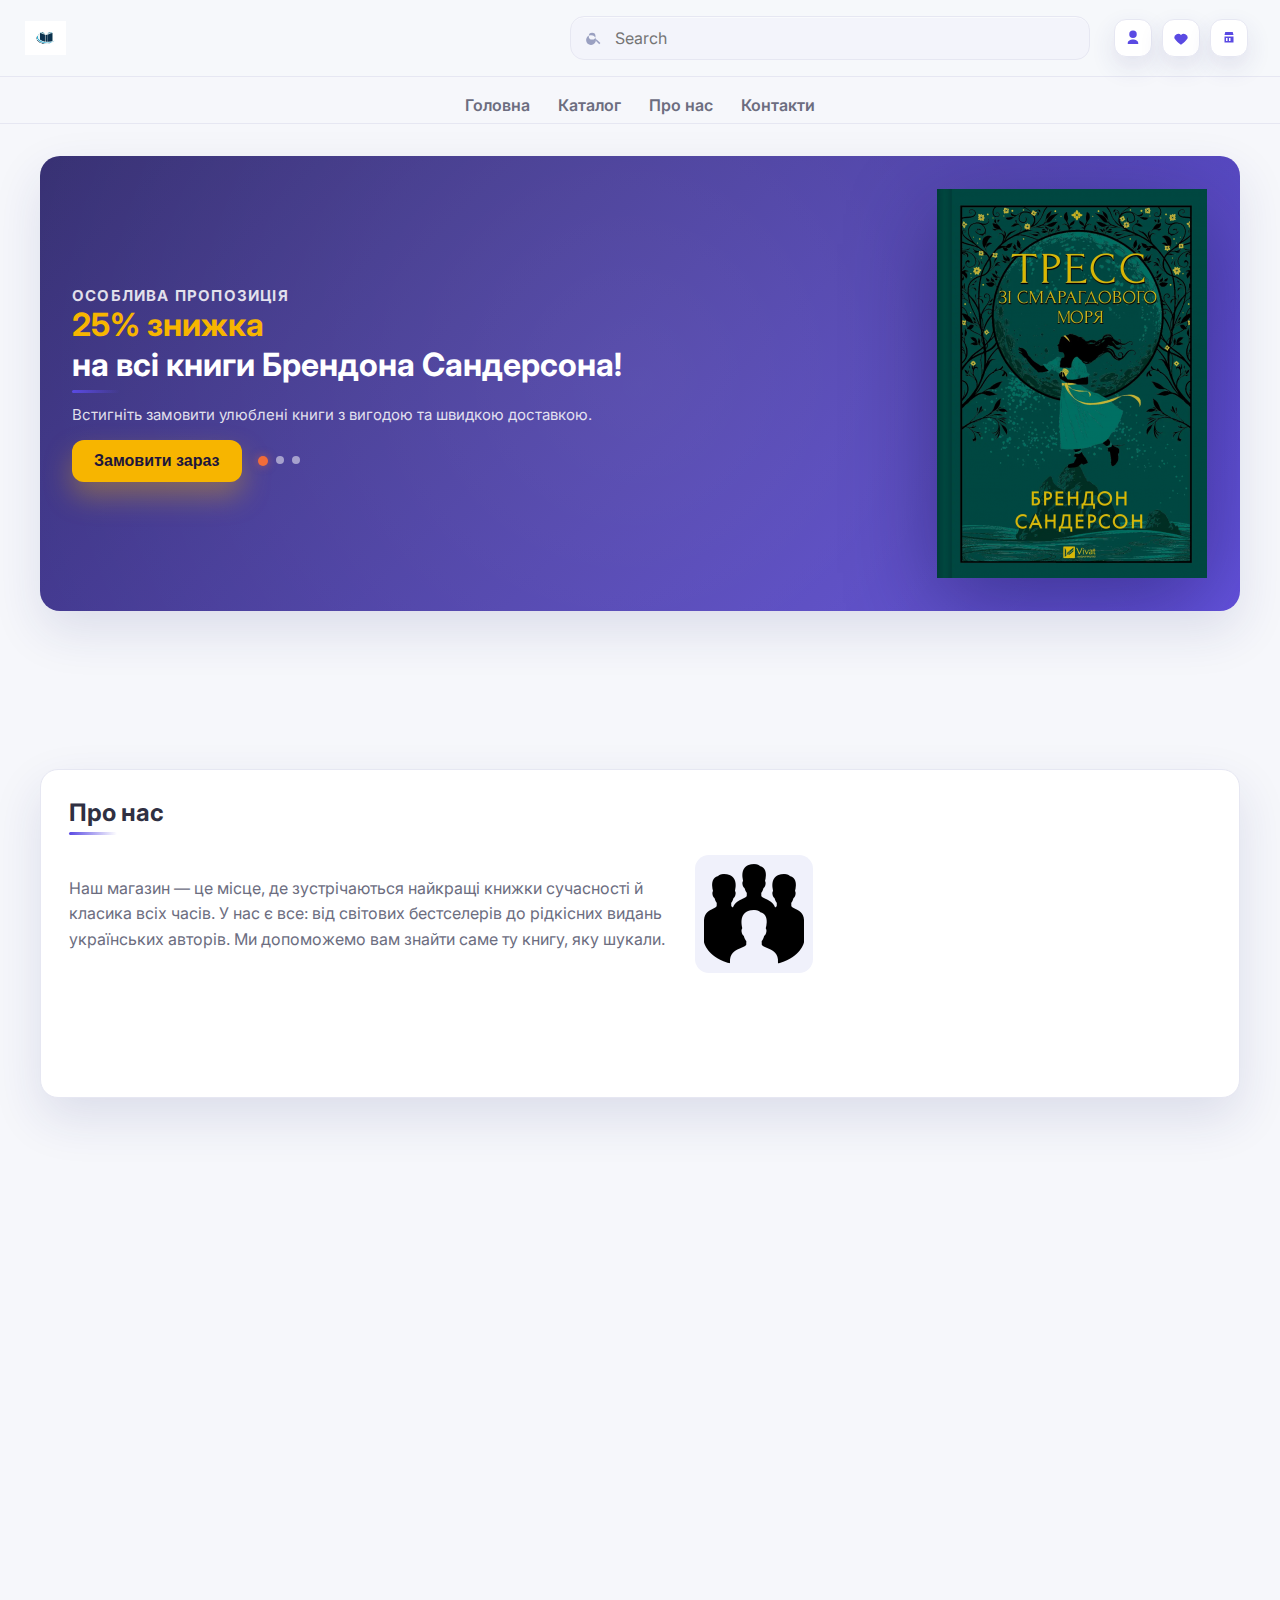
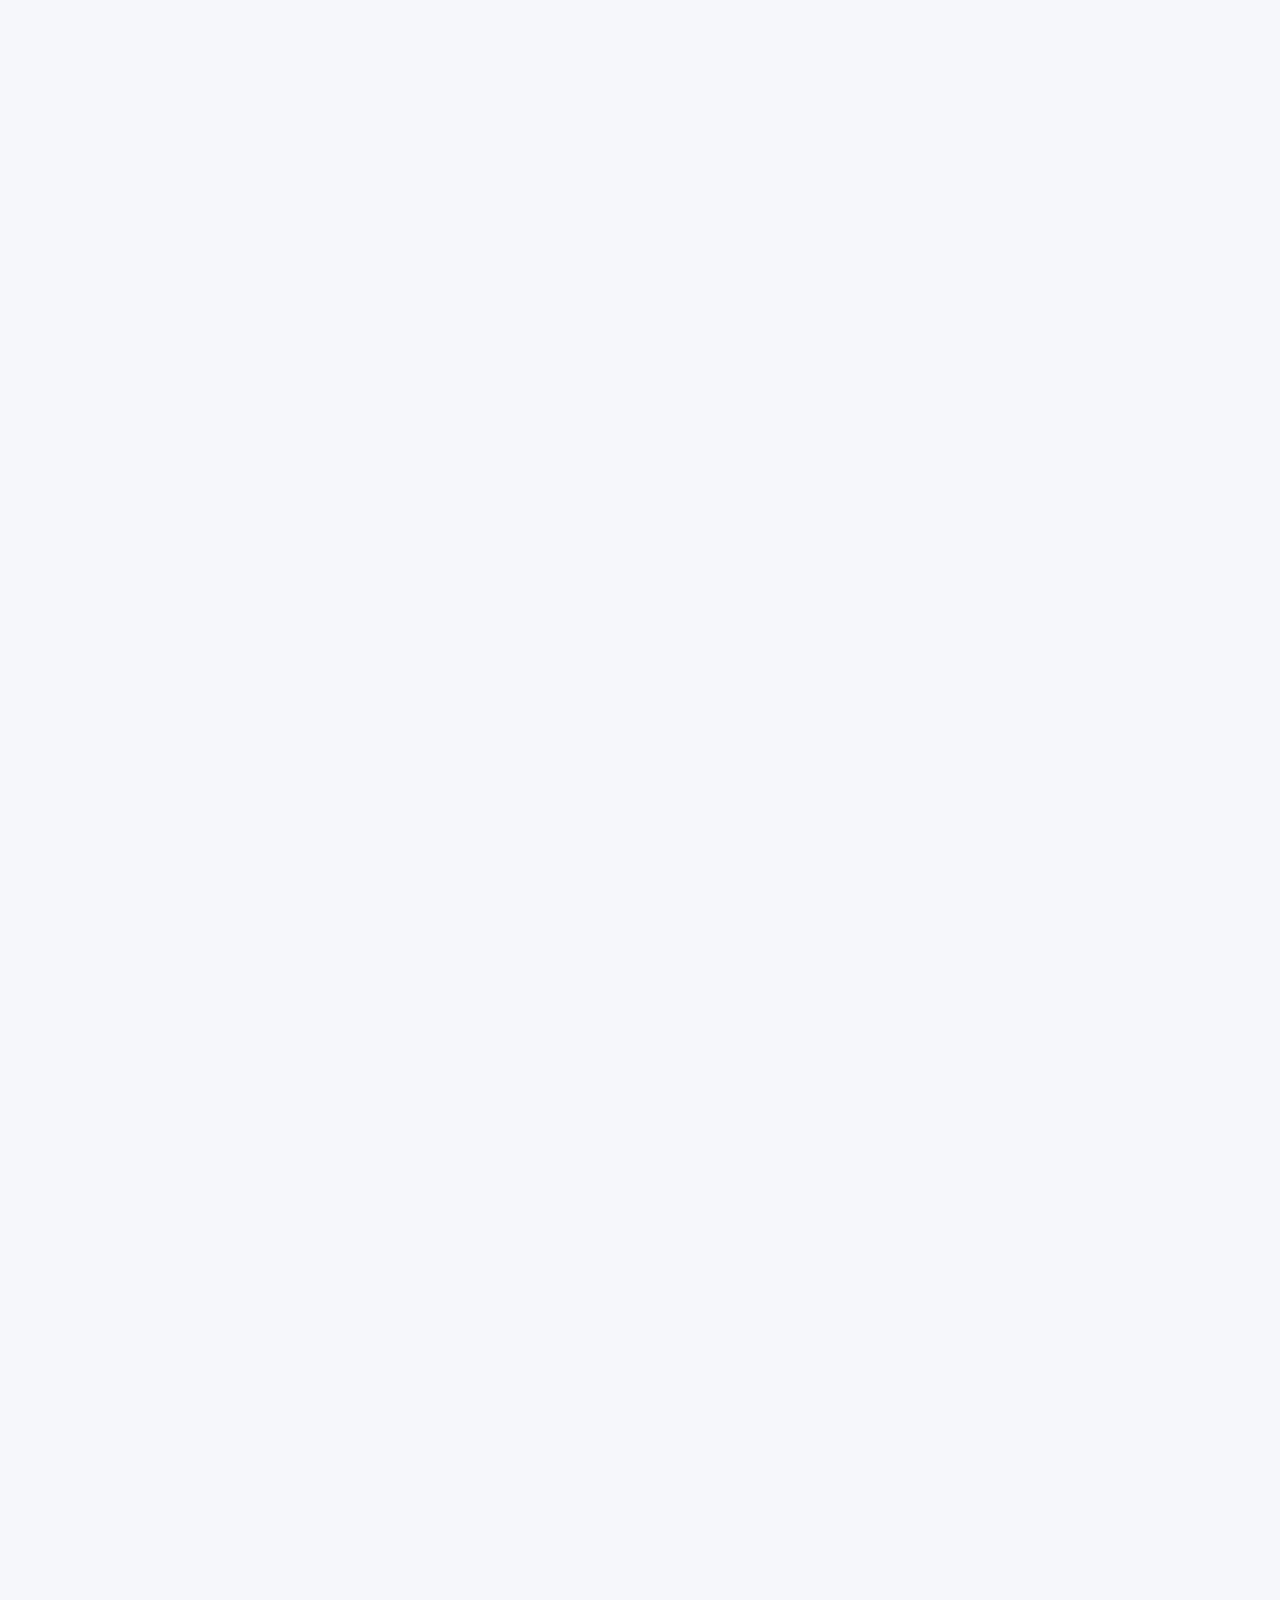
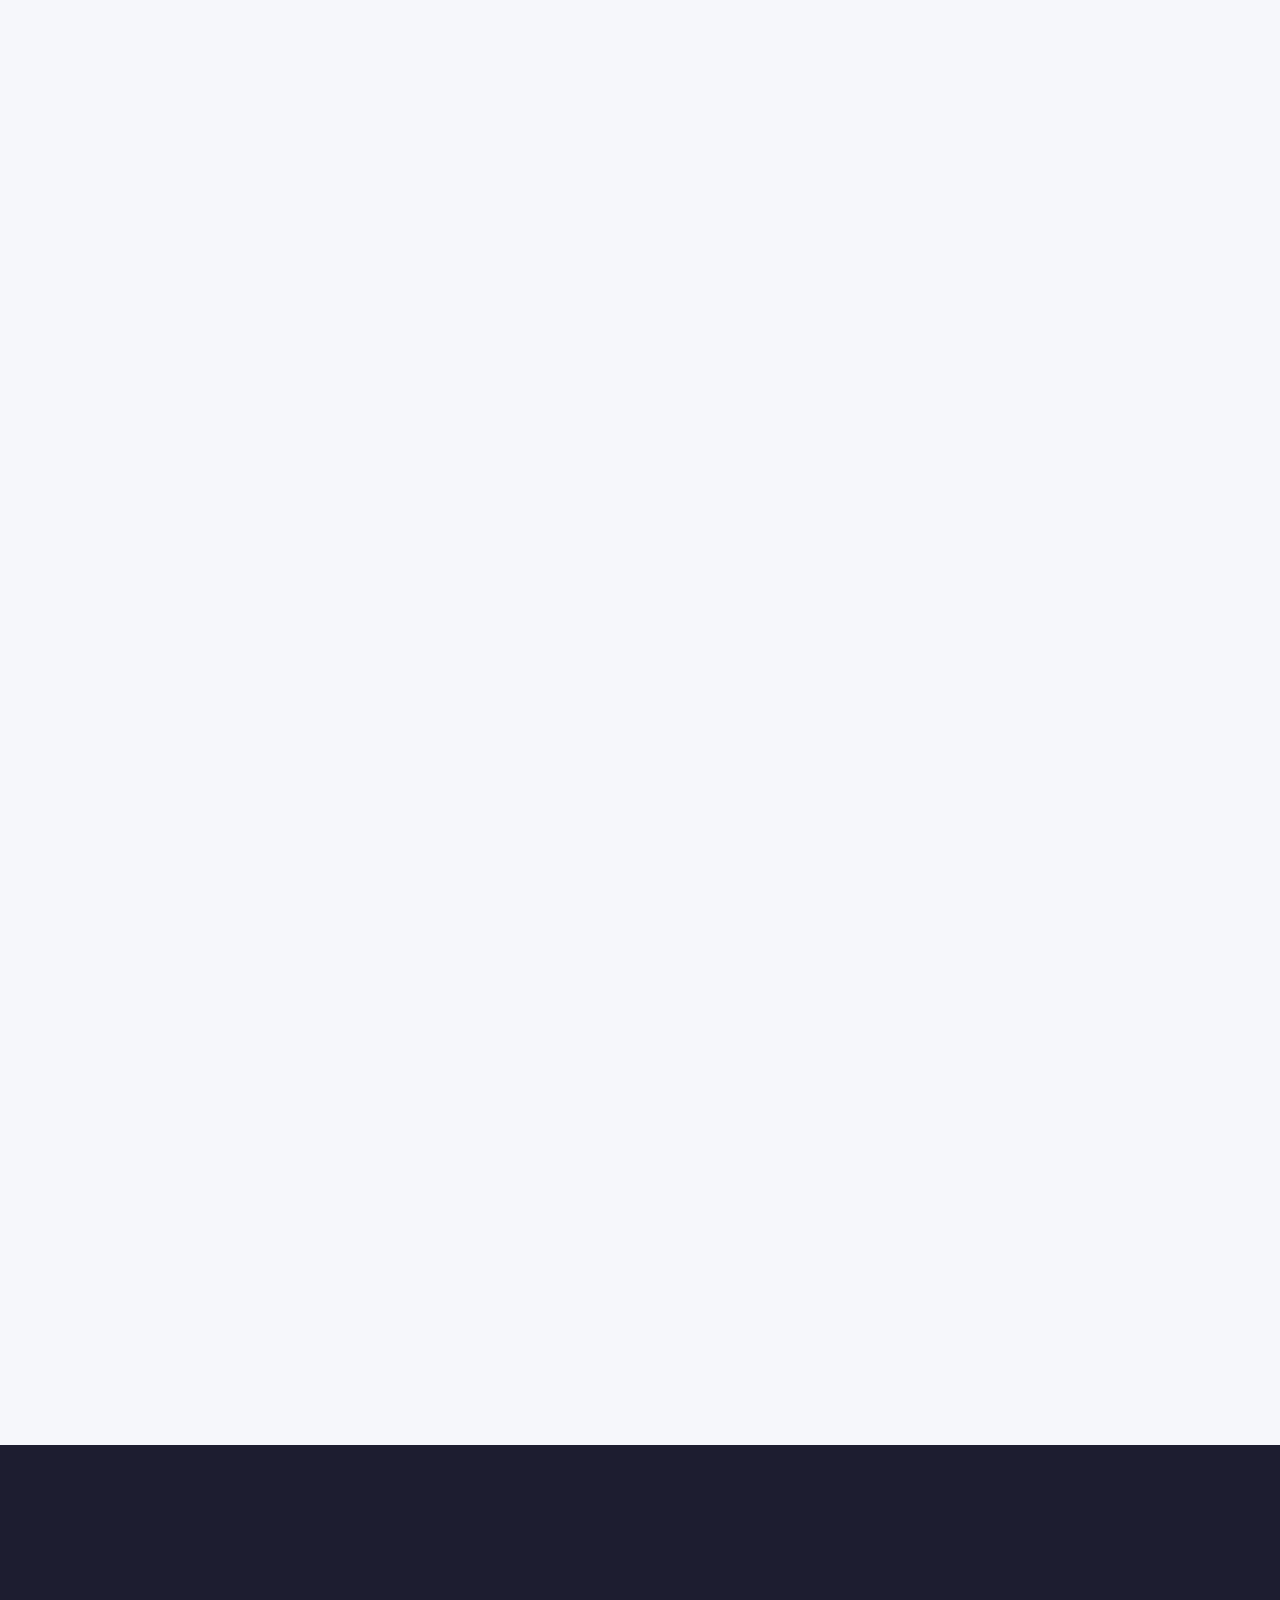
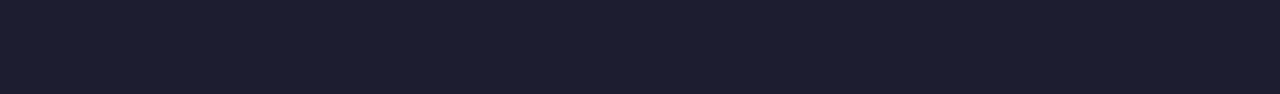
<file: index.html>
<!DOCTYPE html>
<html lang="uk">
<head>
  <meta charset="UTF-8">
  <meta name="viewport" content="width=device-width, initial-scale=1.0">
  <title>Bookerino — Головна</title>
  <link rel="stylesheet" href="css/style.css">
  <script src="js/index.js" defer></script>
  <script src="js/cart.js" defer></script>
  <script src="js/homepage-cart.js" defer></script>
</head>
<body>
  <!-- ШАПКА -->
  <header class="topbar">
    <div class="logo">
      <img src="assets/images/logo.png" alt="Bookerino logo">
    </div>
    <div class="search-container">
      <button class="burger-menu-toggle" aria-label="Відкрити меню" aria-expanded="false">
        <span></span>
        <span></span>
        <span></span>
      </button>
      <div class="search-bar">
        <svg viewBox="0 0 24 24" aria-hidden="true">
          <path d="M15.5 14h-.79l-.28-.27A6.5 6.5 0 1 0 14.5 15l.27.28v.79l4.25 4.25 1.49-1.49L15.5 14Zm-6 0A4.5 4.5 0 1 1 14 9.5 4.5 4.5 0 0 1 9.5 14Z" />
        </svg>
        <input type="text" placeholder="Search" aria-label="Пошук">
      </div>
    </div>
    <div class="top-actions">
      <button class="icon-btn" aria-label="Профіль">
        <svg viewBox="0 0 24 24">
          <path d="M12 12a5 5 0 1 0-5-5 5 5 0 0 0 5 5Zm0 2c-3.33 0-7 1.67-7 5v1h14v-1c0-3.33-3.67-5-7-5Z"/>
        </svg>
      </button>
      <button class="icon-btn" aria-label="Обране">
        <svg viewBox="0 0 24 24">
          <path d="M12 21s-6.5-4.35-9-9a5.25 5.25 0 0 1 9-4 5.25 5.25 0 0 1 9 4c-2.5 4.65-9 9-9 9Z"/>
        </svg>
      </button>
      <button class="icon-btn cart-btn" aria-label="Кошик" id="cart-btn">
        <svg viewBox="0 0 24 24">
          <path d="M7 4h10l1 4H6l1-4Zm-1 6h12v8H6v-8Zm2 2v4h2v-4H8Zm4 0v4h2v-4h-2Z"/>
        </svg>
        <span class="cart-count" id="cart-count">0</span>
      </button>
    </div>
  </header>

  <nav class="main-nav">
    <ul class="nav-menu">
      <li><a href="index.html">Головна</a></li>
      <li><a href="catalogue.html">Каталог</a></li>
      <li><a href="about.html">Про нас</a></li>
      <li><a href="#contacts">Контакти</a></li>
    </ul>
  </nav>

  <main>
    <!-- HERO БЛОК -->
    <section id="hero" class="banner">
      <div class="hero-text">
        <p class="eyebrow">Особлива пропозиція</p>
        <h2>
          <span class="accent">25% знижка</span>
          <br>
          <span style="color: #fff">на всі книги Брендона Сандерсона!</span> 
        </h2>
        <p>Встигніть замовити улюблені книги з вигодою та швидкою доставкою.</p>
        <div class="hero-actions">
          <button class="primary-btn">Замовити зараз</button>
          <div class="slider-dots">
            <span class="dot active"></span>
            <span class="dot"></span>
            <span class="dot"></span>
          </div>
        </div>
      </div>
      <div class="hero-image">
        <img src="assets/images/book_cart4.png" alt="Обкладинка книги">
      </div>
    </section>

    <!-- КАТЕГОРІЇ -->
    <section id="categories">
      <div class="category">
        <img src="assets/images/fiction.png" alt="Художня література">
        <p>Художня література</p>
      </div>
      <div class="category">
        <img src="assets/images/nonfiction.png" alt="Нон-фікшн">
        <p>Нон-фікшн</p>
      </div>
      <div class="category">
        <img src="assets/images/custom_set.png" alt="Створи власний набір">
        <p>Створи свій набір</p>
      </div>
    </section>

    <!-- ПРО НАС -->
    <section id="about-preview">
      <h2>Про нас</h2>
      <div class="about-container">
        <div class="about-text">
          <p>Наш магазин — це місце, де зустрічаються найкращі книжки сучасності й класика всіх часів. 
          У нас є все: від світових бестселерів до рідкісних видань українських авторів. 
          Ми допоможемо вам знайти саме ту книгу, яку шукали.</p>
        </div>
        <div class="about-image">
          <img src="assets/images/team.png" alt="Наша команда">
        </div>
      </div>
      <div class="features">
        <div class="feature">
          <img src="assets/images/constructor.png" alt="Конструктор набору книг">
          <p>Конструктор унікального книжкового набору</p>
        </div>
        <div class="feature">
          <img src="assets/images/delivery.png" alt="Доставка">
          <p>Безкоштовна доставка по місту до 2-х годин</p>
        </div>
        <div class="feature">
          <img src="assets/images/rare.png" alt="Рідкісні видання">
          <p>Рідкісні та колекційні книги</p>
        </div>
        <div class="feature">
          <img src="assets/images/gift.png" alt="Подарункові набори">
          <p>Набори книг для друзів та сім'ї</p>
        </div>
      </div>
    </section>

    <!-- BEST SELLER -->
    <section id="best-seller">
      <div class="section-header">
        <h2>Бестселери</h2>
        <a class="view-all" href="catalogue.html">View All</a>
      </div>
      <div class="book-grid">
        <article class="book-card">
          <div class="book-cover"><img src="assets/images/book_cart1.png" alt="Ненавиджу тебе кохати"></div>
          <h3>Ненавиджу тебе кохати</h3>
          <p class="author">Романтика</p>
          <div class="price">445 ₴</div>
        </article>
        <article class="book-card">
          <div class="book-cover"><img src="assets/images/book_cart2.png" alt="Емілі Вайлд"></div>
          <h3>Емілі Вайлд</h3>
          <p class="author">Літня історія</p>
          <div class="price">450 ₴</div>
        </article>
        <article class="book-card">
          <div class="book-cover"><img src="assets/images/book_cart3.png" alt="Цирцея"></div>
          <h3>Цирцея</h3>
          <p class="author">Поетична збірка</p>
          <div class="price">455 ₴</div>
        </article>
        <article class="book-card">
          <div class="book-cover"><img src="assets/images/book_cart4.png" alt="Тресс зі смарагдового моря"></div>
          <h3>Тресс зі смарагдового моря</h3>
          <p class="author">Фантастика</p>
          <div class="price">455 ₴</div>
        </article>
        <article class="book-card">
          <div class="book-cover"><img src="assets/images/book_cart5.png" alt="Прокляття справжнього кохання"></div>
          <h3>Прокляття справжнього кохання</h3>
          <p class="author">Сучасна проза</p>
          <div class="price">460 ₴</div>
        </article>
        <article class="book-card">
          <div class="book-cover"><img src="assets/images/book_cart6.png" alt="Невеличка драма"></div>
          <h3>Невеличка драма</h3>
          <p class="author">Класика</p>
          <div class="price">465 ₴</div>
        </article>
      </div>
    </section>

    <!-- КАТАЛОГ (ТАБЛИЦЯ) -->
    <section id="catalog">
      <h2>Каталог</h2>
      <table>
        <thead>
          <tr>
            <th>Фото</th>
            <th>Назва</th>
            <th>Опис</th>
            <th>Ціна, грн</th>
          </tr>
        </thead>
        <tbody>
          <tr>
            <td><img src="assets/images/book_cart1.png" alt="Ненавиджу тебе кохати"></td>
            <td>Ненавиджу тебе кохати</td>
            <td>Романтична драма про силу почуттів</td>
            <td>445</td>
          </tr>
          <tr>
            <td><img src="assets/images/book_cart2.png" alt="Емілі Вайлд"></td>
            <td>Емілі Вайлд</td>
            <td>Літня історія з нотками гумору</td>
            <td>450</td>
          </tr>
          <tr>
            <td><img src="assets/images/book_cart3.png" alt="Цирцея"></td>
            <td>Цирцея</td>
            <td>Поетична збірка про сонце й життя</td>
            <td>455</td>
          </tr>
          <tr>
            <td><img src="assets/images/book_cart4.png" alt="Тресс зі смарагдового моря"></td>
            <td>Тресс зі смарагдового моря</td>
            <td>Фантастичний роман про новий світ</td>
            <td>455</td>
          </tr>
          <tr>
            <td><img src="assets/images/book_cart5.png" alt="Прокляття справжнього кохання"></td>
            <td>Прокляття справжнього кохання</td>
            <td>Сучасна проза про сімейні цінності</td>
            <td>460</td>
          </tr>
          <tr>
            <td><img src="assets/images/book_cart6.png" alt="Невеличка драма"></td>
            <td>Невеличка драма</td>
            <td>Збірка класичних любовних романів</td>
            <td>465</td>
          </tr>
        </tbody>
      </table>
    </section>

    <!-- ДОДАТКОВА ІНФОРМАЦІЯ -->
    <section id="shipping" class="info-section">
      <div class="section-header">
        <h2>Доставка та оплата</h2>
      </div>
      <div class="info-grid">
        <div class="info-table">
          <table>
            <thead>
              <tr>
                <th>Спосіб</th>
                <th>Термін</th>
                <th>Вартість</th>
              </tr>
            </thead>
            <tbody>
              <tr>
                <td>Кур'єр по місту</td>
                <td>до 2 годин</td>
                <td>0 ₴ від 800 ₴, інакше 70 ₴</td>
              </tr>
              <tr>
                <td>Нова Пошта</td>
                <td>1–2 дні</td>
                <td>за тарифами перевізника</td>
              </tr>
              <tr>
                <td>Самовивіз</td>
                <td>сьогодні з 10:00</td>
                <td>безкоштовно</td>
              </tr>
            </tbody>
          </table>
        </div>
        <div class="info-list">
          <h3>Що варто знати</h3>
          <ul class="fancy-list">
            <li>Повернення — протягом 14 днів за наявності чека.</li>
            <li>Кожна книга пакується в захисний рукав.</li>
            <li>Є подарункова упаковка та листівка безкоштовно.</li>
            <li>Статус замовлення — у вашому профілі.</li>
          </ul>
          <h3>Способи оплати</h3>
          <ul class="fancy-list">
            <li>Apple Pay / Google Pay</li>
            <li>Банківська картка (Visa/Mastercard)</li>
            <li>Готівкою чи картою при отриманні</li>
          </ul>
          <h3>Категорії книг</h3>
          <ul class="nested-list">
            <li>Художня література
              <ul>
                <li>Романтика</li>
                <li>Детективи</li>
                <li>Фантастика
                  <ul>
                    <li>Наукова фантастика</li>
                    <li>Фентезі</li>
                  </ul>
                </li>
                <li>Трилери</li>
              </ul>
            </li>
            <li>Нон-фікшн
              <ul>
                <li>Біографії</li>
                <li>Історія</li>
                <li>Наука</li>
              </ul>
            </li>
            <li>Дитяча література</li>
          </ul>
        </div>
      </div>
    </section>

    <!-- ВІДГУКИ -->
    <section id="feedback">
      <h2>Відгуки</h2>
      <div class="feedback-list">
        <blockquote>
          <p><strong>Володимир:</strong> "Я не великий книжковий експерт, але подарований роман справив сильне враження на дружину. Дуже приємно, що є магазин на вул. Добровольчих батальйонів з таким асортиментом."</p>
        </blockquote>
        <blockquote>
          <p><strong>Людмила:</strong> "Замовляла книгу пізно ввечері — менеджер одразу зв’язався, і наступного ранку я отримала замовлення точно вчасно. Книга була якісно запакована. Рекомендую!"</p>
        </blockquote>
      </div>

      <!-- ФОРМА -->
      <form class="feedback-form">
        <label>Ваше ім'я:
          <input type="text" name="name" required>
        </label>
        <label>Ваш відгук:
          <textarea name="review" required></textarea>
        </label>
        <button type="submit">Відправити</button>
      </form>
    </section>
  </main>

  <!-- КОШИК (МОДАЛЬНЕ ВІКНО) -->
  <div id="cart-modal" class="cart-modal">
    <div class="cart-modal-content">
      <div class="cart-header">
        <h2>Кошик</h2>
        <button class="close-btn" id="close-cart">&times;</button>
      </div>
      <div id="cart-items" class="cart-items">
        <!-- Cart items will be dynamically inserted here -->
      </div>
      <div class="cart-footer">
        <div class="cart-total">
          <strong>Всього: <span id="cart-total">0</span> ₴</strong>
        </div>
        <button id="checkout-btn" class="primary-btn">Оформити замовлення</button>
      </div>
    </div>
  </div>

  <!-- ФУТЕР -->
  <footer id="contacts">
    <section class="footer-left">
      <div class="logo">
        <img src="assets/images/logo.png" alt="Bookerino logo">
      </div>
      <p>© 2025 Bookerino</p>
    </section>
    <section class="footer-right">
      <h3 class="footer-content-box-header">
        Контакти
      </h3>
      <div class="footer-content-box">
        <p>+38 (095) 000 00 00</p>
        <p>+38 (097) 000 00 00</p>
        <p>Працюємо щодня</p>
      </div>
      <h3 class="footer-content-box-header">
        Інформація
      </h3>
      <div class="footer-content-box">
        <p>Про нас</p>
        <p>Хіти продажу</p>
        <p>Відгуки</p>
        <p>Доставка і оплата</p>
      </div>
      <h3 class="footer-content-box-header">
        Каталог
      </h3>
      <div class="footer-content-box">
        <p>Створи свій набір</p>
        <p>Художня література</p>
        <p>Нон-фікшн</p>
      </div>
    </section>
  </footer>
</body>
</html>
</file>
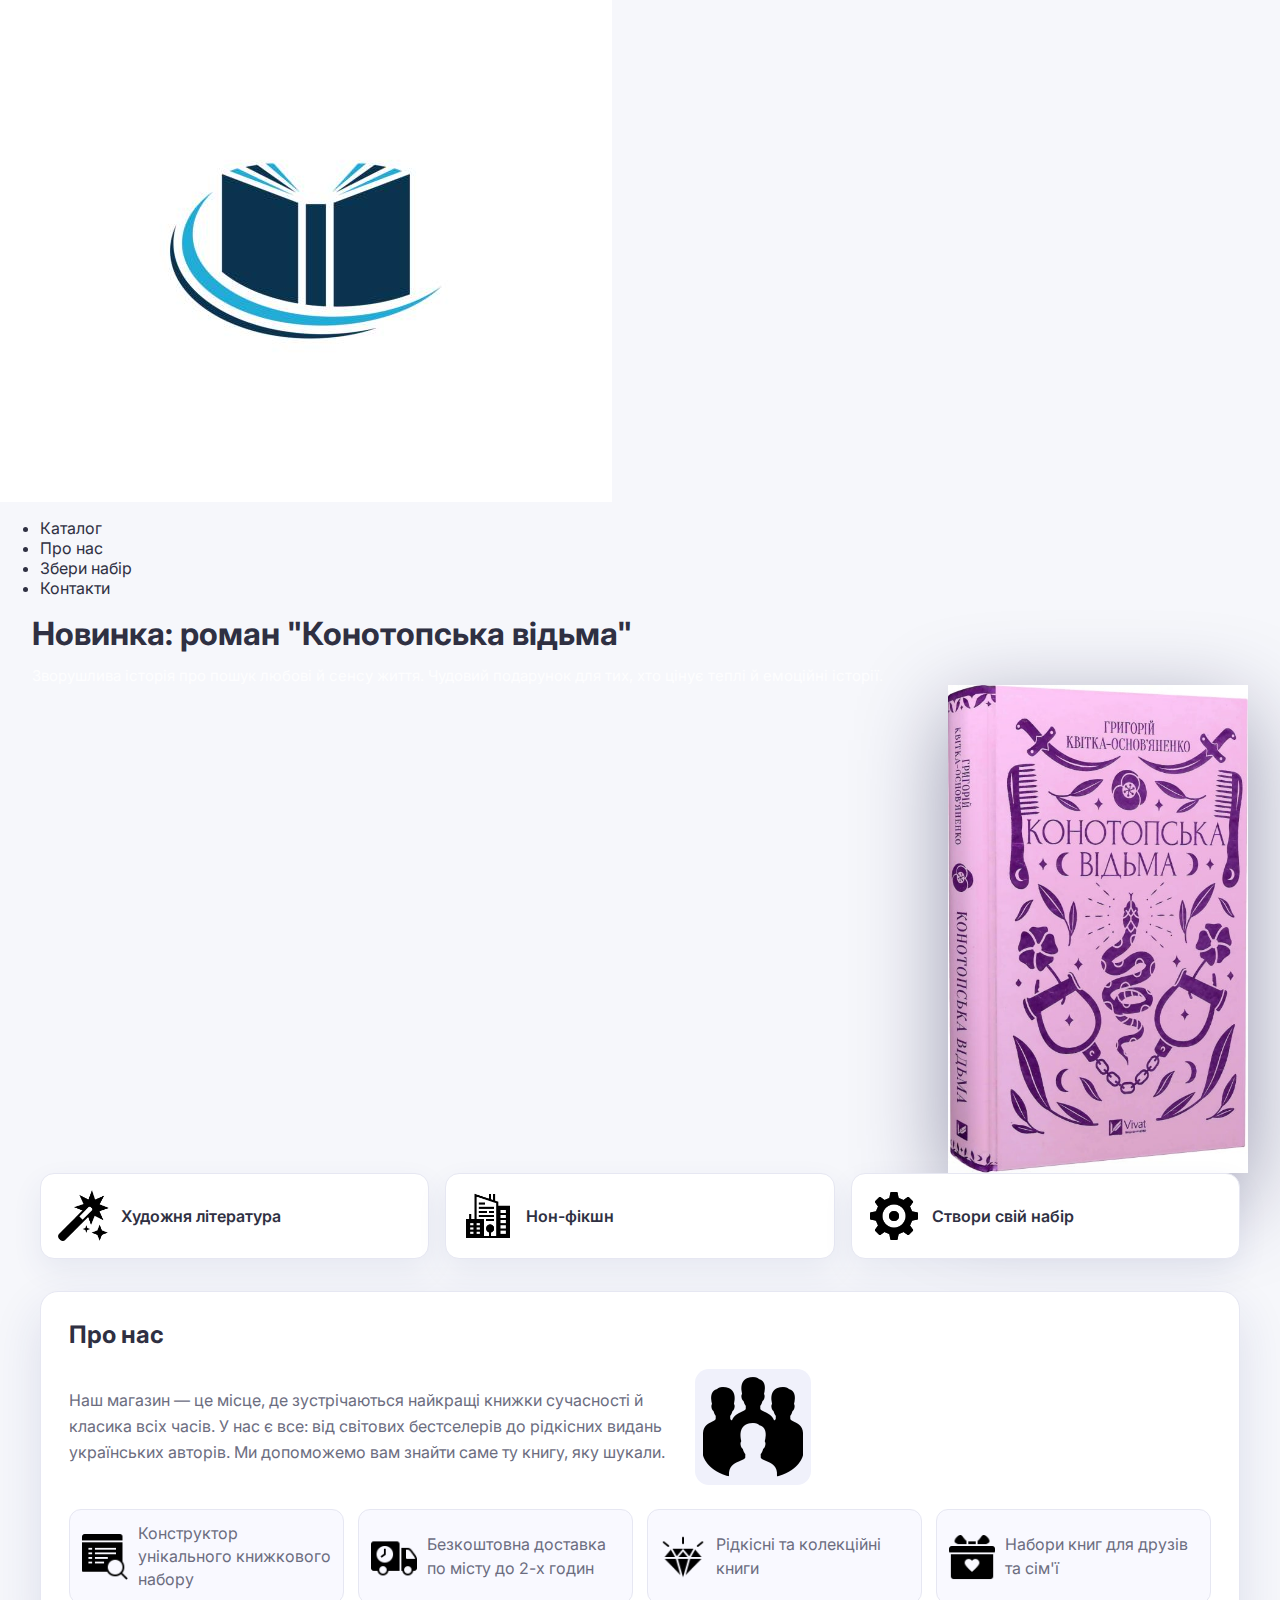
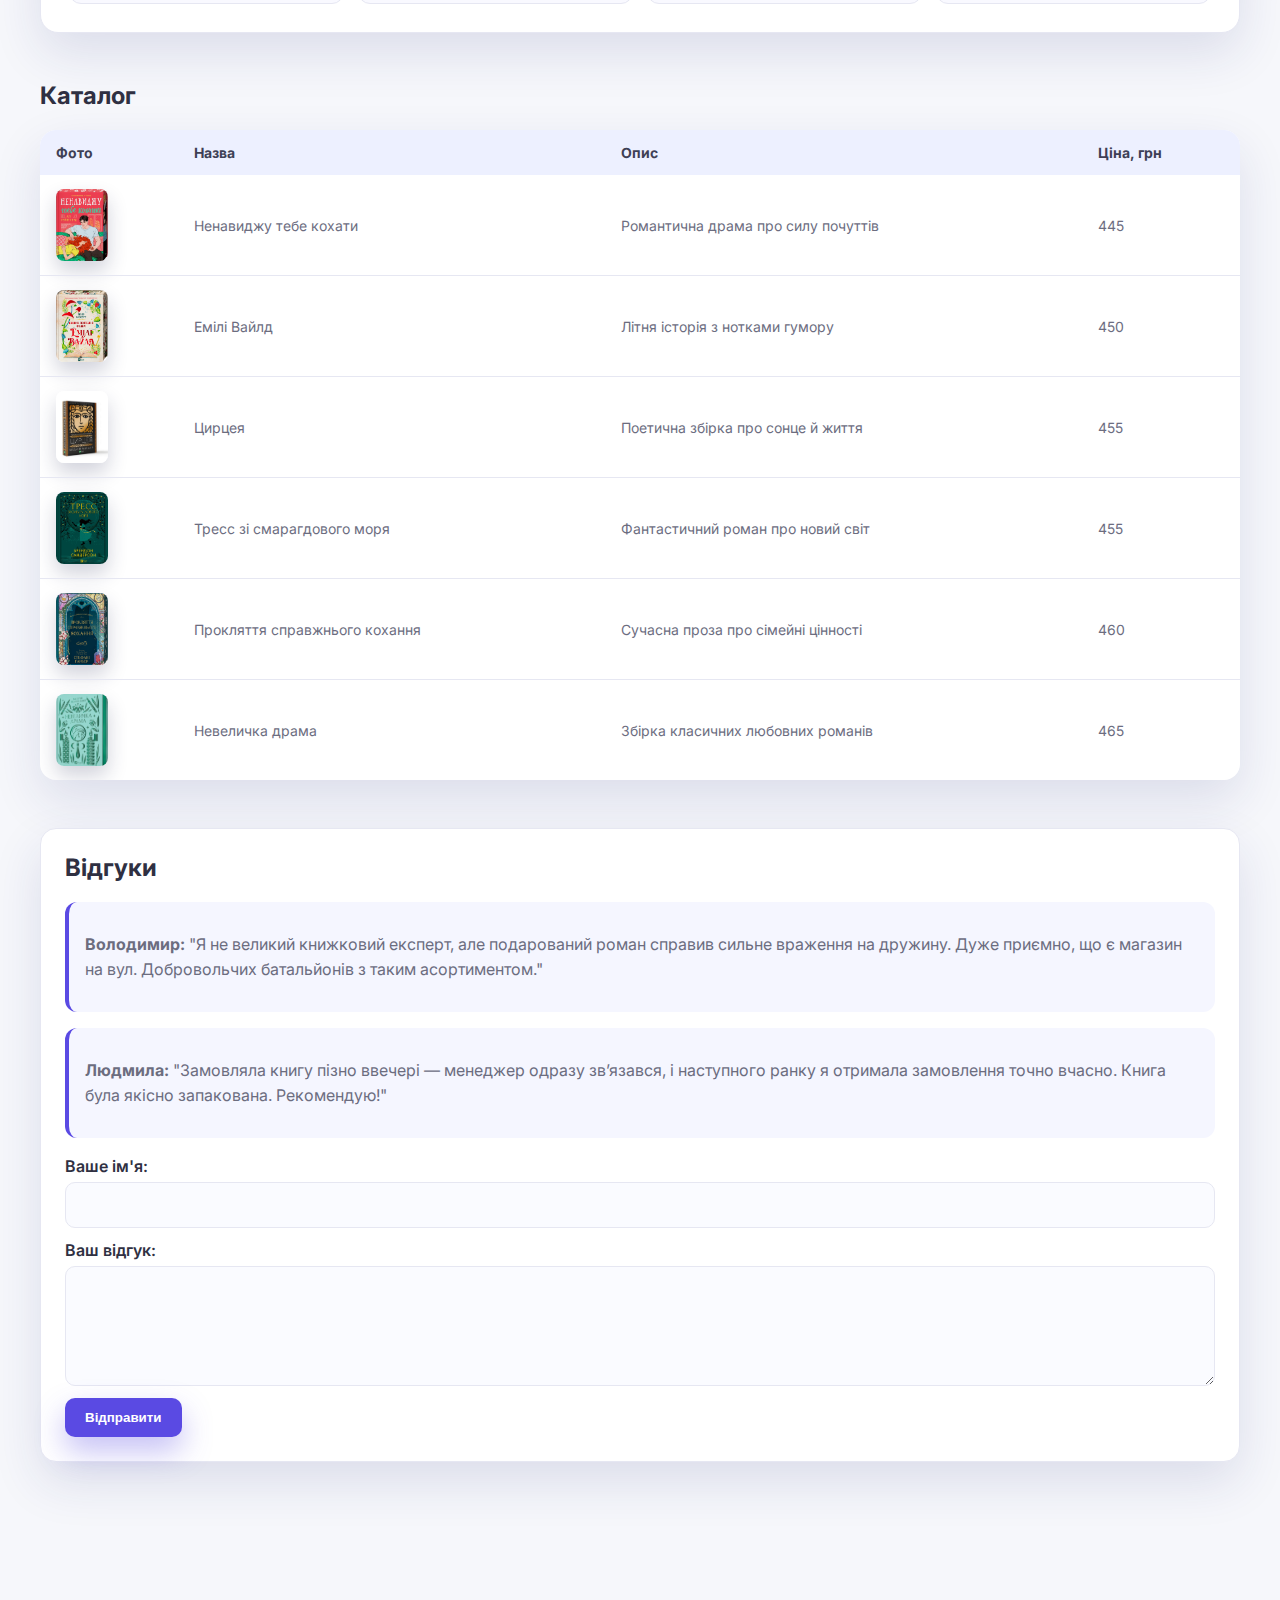
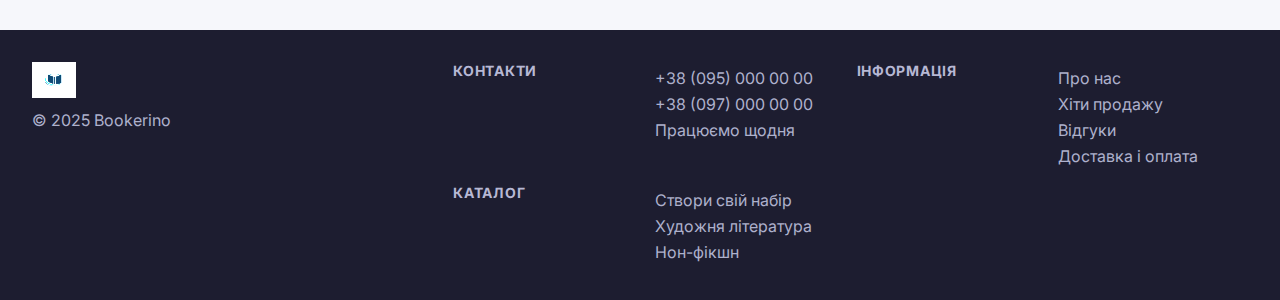
<file: lab1/index.html>
<!DOCTYPE html>
<html lang="uk">
<head>
  <meta charset="UTF-8">
  <meta name="viewport" content="width=device-width, initial-scale=1.0">
  <title>Bookerino — Головна</title>
  <link rel="stylesheet" href="css/style.css">
</head>
<body>
  <!-- ШАПКА -->
  <header>
    <div class="logo">
      <img src="assets/images/logo.png" alt="Bookerino logo">
    </div>
    <nav>
      <ul>
        <li><a href="index.html">Каталог</a></li>
        <li><a href="about.html">Про нас</a></li>
        <li><a href="#custom">Збери набір</a></li>
        <li><a href="#contacts">Контакти</a></li>
      </ul>
    </nav>
  </header>

  <main>
    <!-- HERO БЛОК -->
    <section id="hero">
      <div class="hero-text">
        <h2>Новинка: роман "Конотопська відьма"</h2>
        <p>Зворушлива історія про пошук любові й сенсу життя. Чудовий подарунок для тих, хто цінує теплі й емоційні історії.</p>
      </div>
      <div class="hero-image">
        <img src="assets/images/book_1.png" alt="Обкладинка книги">
      </div>
    </section>

    <!-- КАТЕГОРІЇ -->
    <section id="categories">
      <div class="category">
        <img src="assets/images/fiction.png" alt="Художня література">
        <p>Художня література</p>
      </div>
      <div class="category">
        <img src="assets/images/nonfiction.png" alt="Нон-фікшн">
        <p>Нон-фікшн</p>
      </div>
      <div class="category">
        <img src="assets/images/custom_set.png" alt="Створи власний набір">
        <p>Створи свій набір</p>
      </div>
    </section>

    <!-- ПРО НАС -->
    <section id="about-preview">
      <h2>Про нас</h2>
      <div class="about-container">
        <div class="about-text">
          <p>Наш магазин — це місце, де зустрічаються найкращі книжки сучасності й класика всіх часів. 
          У нас є все: від світових бестселерів до рідкісних видань українських авторів. 
          Ми допоможемо вам знайти саме ту книгу, яку шукали.</p>
        </div>
        <div class="about-image">
          <img src="assets/images/team.png" alt="Наша команда">
        </div>
      </div>
      <div class="features">
        <div class="feature">
          <img src="assets/images/constructor.png" alt="Конструктор набору книг">
          <p>Конструктор унікального книжкового набору</p>
        </div>
        <div class="feature">
          <img src="assets/images/delivery.png" alt="Доставка">
          <p>Безкоштовна доставка по місту до 2-х годин</p>
        </div>
        <div class="feature">
          <img src="assets/images/rare.png" alt="Рідкісні видання">
          <p>Рідкісні та колекційні книги</p>
        </div>
        <div class="feature">
          <img src="assets/images/gift.png" alt="Подарункові набори">
          <p>Набори книг для друзів та сім'ї</p>
        </div>
      </div>
    </section>

    <!-- КАТАЛОГ (ТАБЛИЦЯ) -->
    <section id="catalog">
      <h2>Каталог</h2>
      <table>
        <thead>
          <tr>
            <th>Фото</th>
            <th>Назва</th>
            <th>Опис</th>
            <th>Ціна, грн</th>
          </tr>
        </thead>
        <tbody>
          <tr>
            <td><img src="assets/images/book_cart1.png" alt="Ненавиджу тебе кохати"></td>
            <td>Ненавиджу тебе кохати</td>
            <td>Романтична драма про силу почуттів</td>
            <td>445</td>
          </tr>
          <tr>
            <td><img src="assets/images/book_cart2.png" alt="Емілі Вайлд"></td>
            <td>Емілі Вайлд</td>
            <td>Літня історія з нотками гумору</td>
            <td>450</td>
          </tr>
          <tr>
            <td><img src="assets/images/book_cart3.png" alt="Цирцея"></td>
            <td>Цирцея</td>
            <td>Поетична збірка про сонце й життя</td>
            <td>455</td>
          </tr>
          <tr>
            <td><img src="assets/images/book_cart4.png" alt="Тресс зі смарагдового моря"></td>
            <td>Тресс зі смарагдового моря</td>
            <td>Фантастичний роман про новий світ</td>
            <td>455</td>
          </tr>
          <tr>
            <td><img src="assets/images/book_cart5.png" alt="Прокляття справжнього кохання"></td>
            <td>Прокляття справжнього кохання</td>
            <td>Сучасна проза про сімейні цінності</td>
            <td>460</td>
          </tr>
          <tr>
            <td><img src="assets/images/book_cart6.png" alt="Невеличка драма"></td>
            <td>Невеличка драма</td>
            <td>Збірка класичних любовних романів</td>
            <td>465</td>
          </tr>
        </tbody>
      </table>
    </section>

    <!-- ВІДГУКИ -->
    <section id="feedback">
      <h2>Відгуки</h2>
      <div class="feedback-list">
        <blockquote>
          <p><strong>Володимир:</strong> "Я не великий книжковий експерт, але подарований роман справив сильне враження на дружину. Дуже приємно, що є магазин на вул. Добровольчих батальйонів з таким асортиментом."</p>
        </blockquote>
        <blockquote>
          <p><strong>Людмила:</strong> "Замовляла книгу пізно ввечері — менеджер одразу зв’язався, і наступного ранку я отримала замовлення точно вчасно. Книга була якісно запакована. Рекомендую!"</p>
        </blockquote>
      </div>

      <!-- ФОРМА -->
      <form class="feedback-form">
        <label>Ваше ім'я:
          <input type="text" name="name" required>
        </label>
        <label>Ваш відгук:
          <textarea name="review" required></textarea>
        </label>
        <button type="submit">Відправити</button>
      </form>
    </section>
  </main>

  <!-- ФУТЕР -->
  <footer id="contacts">
    <section class="footer-left">
      <div class="logo">
        <img src="assets/images/logo.png" alt="Bookerino logo">
      </div>
      <p>© 2025 Bookerino</p>
    </section>
    <section class="footer-right">
      <h3 class="footer-content-box-header">
        Контакти
      </h3>
      <div class="footer-content-box">
        <p>+38 (095) 000 00 00</p>
        <p>+38 (097) 000 00 00</p>
        <p>Працюємо щодня</p>
      </div>
      <h3 class="footer-content-box-header">
        Інформація
      </h3>
      <div class="footer-content-box">
        <p>Про нас</p>
        <p>Хіти продажу</p>
        <p>Відгуки</p>
        <p>Доставка і оплата</p>
      </div>
      <h3 class="footer-content-box-header">
        Каталог
      </h3>
      <div class="footer-content-box">
        <p>Створи свій набір</p>
        <p>Художня література</p>
        <p>Нон-фікшн</p>
      </div>
    </section>
  </footer>
</body>
</html>
</file>
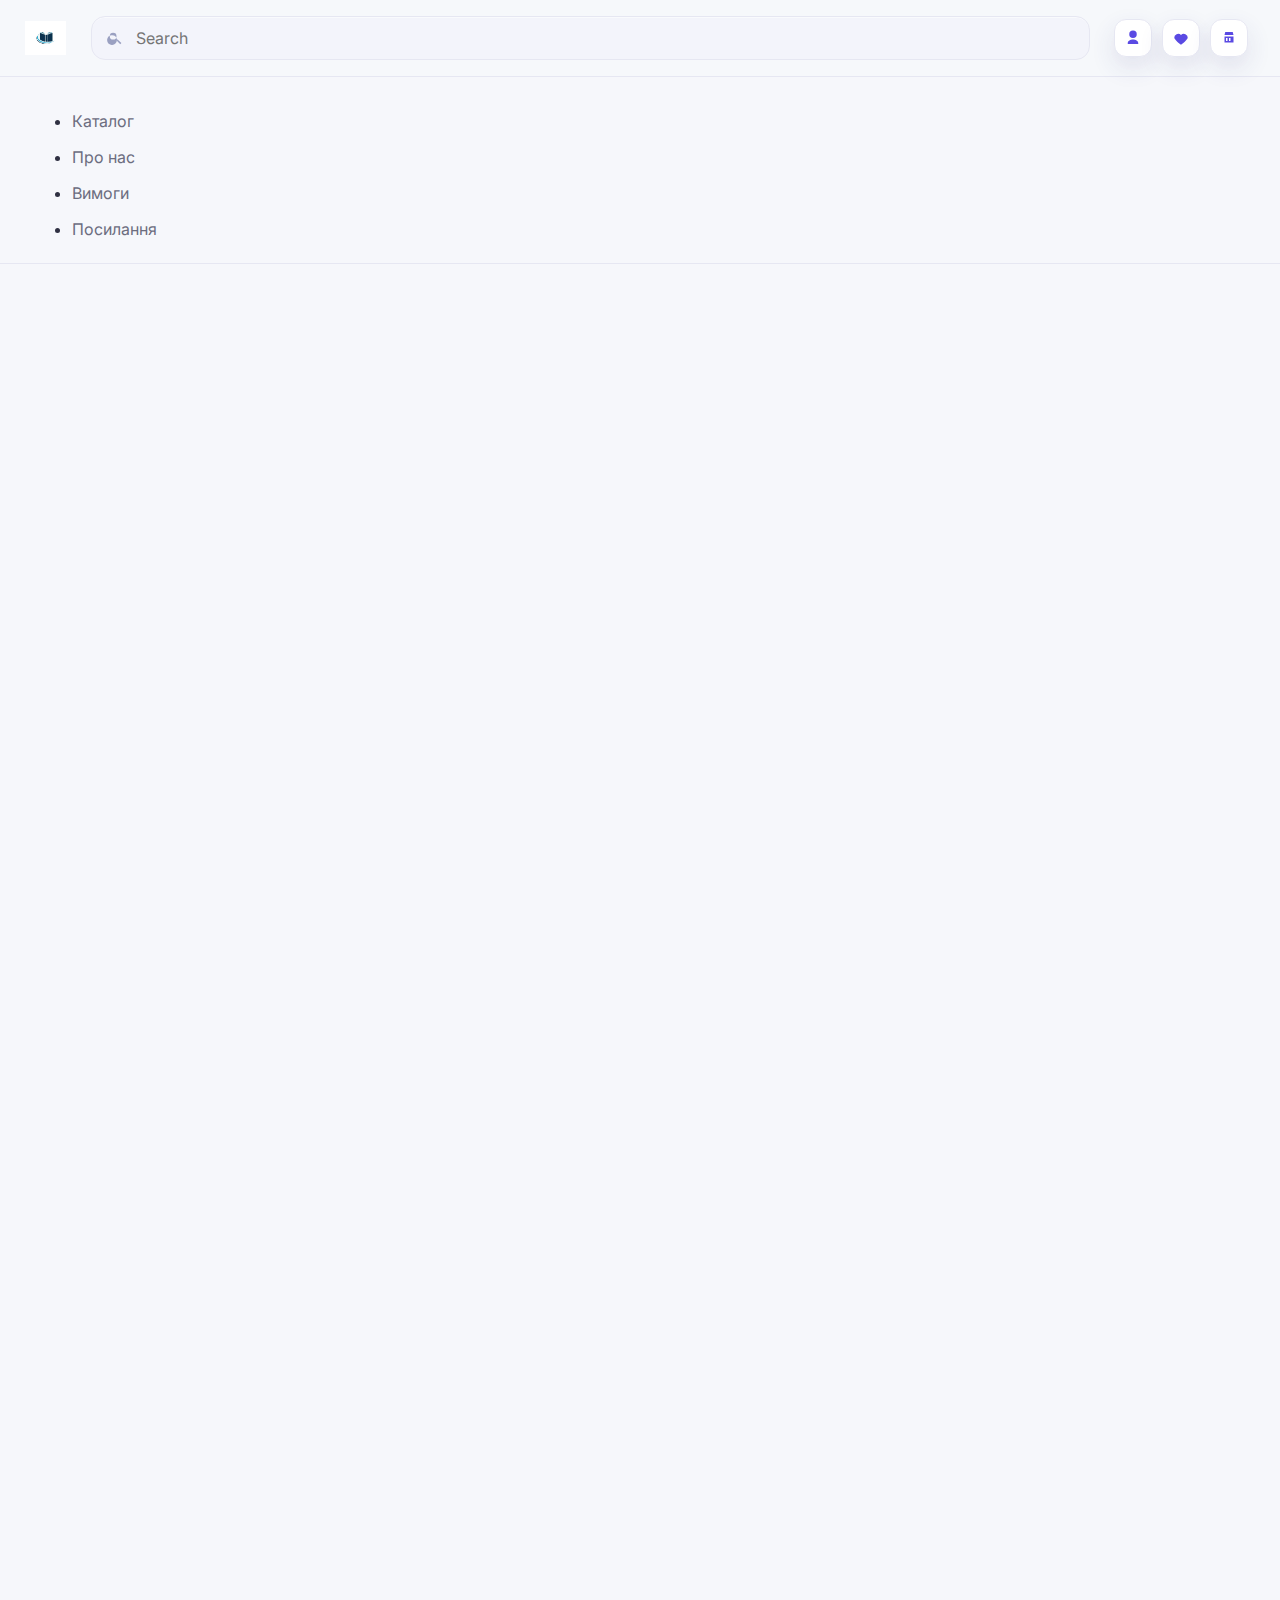
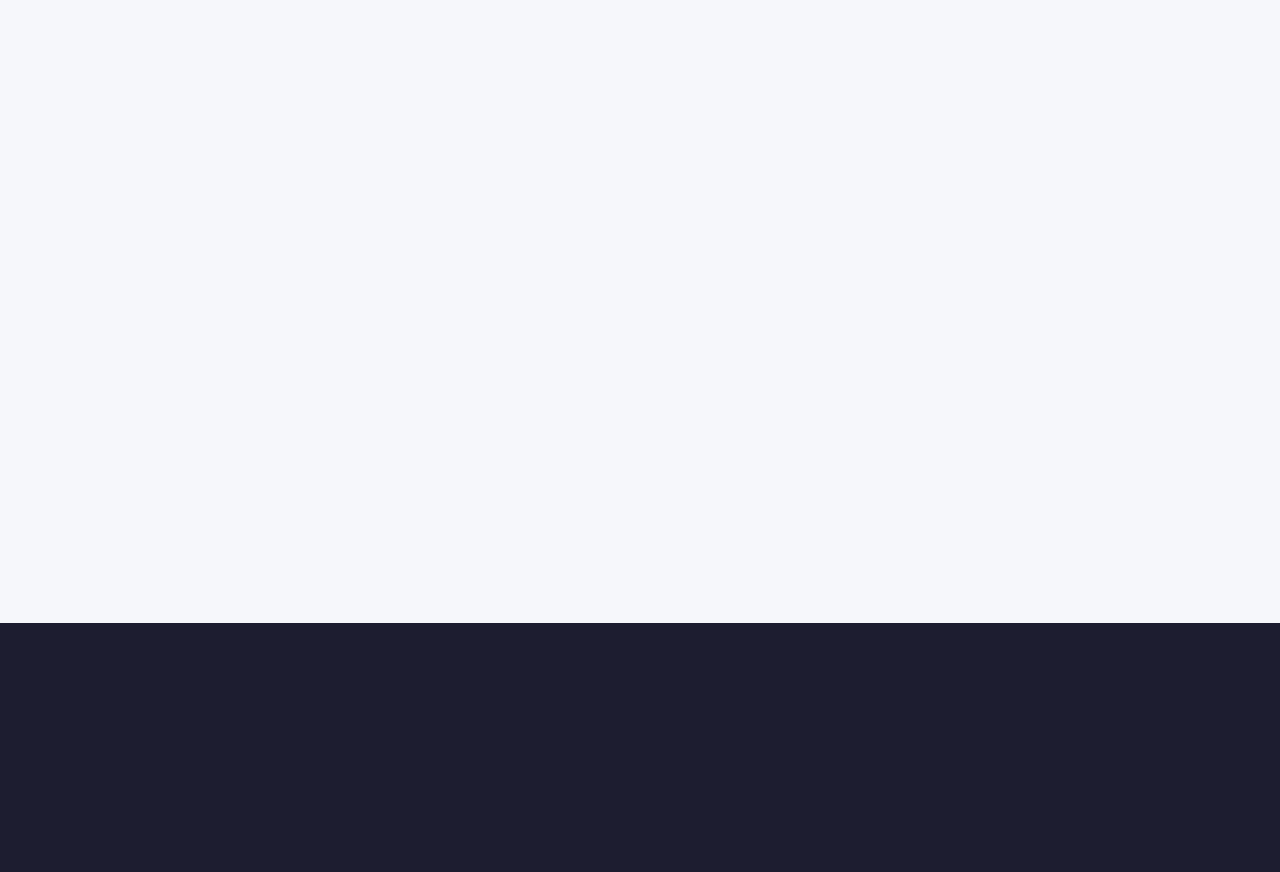
<file: about.html>
<!DOCTYPE html>
<html lang="uk">
<head>
  <meta charset="UTF-8">
  <meta name="viewport" content="width=device-width, initial-scale=1.0">
  <title>Про проект — Bookerino</title>
  <link rel="stylesheet" href="css/style.css">
</head>
<body>
  <header class="topbar">
    <div class="logo">
      <img src="assets/images/logo.png" alt="Bookerino logo">
    </div>
    <div class="search-bar">
      <svg viewBox="0 0 24 24" aria-hidden="true">
        <path d="M15.5 14h-.79l-.28-.27A6.5 6.5 0 1 0 14.5 15l.27.28v.79l4.25 4.25 1.49-1.49L15.5 14Zm-6 0A4.5 4.5 0 1 1 14 9.5 4.5 4.5 0 0 1 9.5 14Z" />
      </svg>
      <input type="text" placeholder="Search" aria-label="Пошук">
    </div>
    <div class="top-actions">
      <button class="icon-btn" aria-label="Профіль">
        <svg viewBox="0 0 24 24">
          <path d="M12 12a5 5 0 1 0-5-5 5 5 0 0 0 5 5Zm0 2c-3.33 0-7 1.67-7 5v1h14v-1c0-3.33-3.67-5-7-5Z"/>
        </svg>
      </button>
      <button class="icon-btn" aria-label="Обране">
        <svg viewBox="0 0 24 24">
          <path d="M12 21s-6.5-4.35-9-9a5.25 5.25 0 0 1 9-4 5.25 5.25 0 0 1 9 4c-2.5 4.65-9 9-9 9Z"/>
        </svg>
      </button>
      <button class="icon-btn" aria-label="Кошик">
        <svg viewBox="0 0 24 24">
          <path d="M7 4h10l1 4H6l1-4Zm-1 6h12v8H6v-8Zm2 2v4h2v-4H8Zm4 0v4h2v-4h-2Z"/>
        </svg>
      </button>
    </div>
  </header>

  <nav class="main-nav">
    <ul>
      <li><a href="index.html">Каталог</a></li>
      <li><a href="about.html">Про нас</a></li>
      <li><a href="#requirements">Вимоги</a></li>
      <li><a href="#links">Посилання</a></li>
    </ul>
  </nav>

  <main class="page-container">
    <section class="about-hero">
      <p class="eyebrow">Про проект</p>
      <h1>Bookerino</h1>
      <p class="lead">
        Онлайн-магазин книг із сучасним каталогом, швидкою доставкою та сервісом,
        що допомагає знаходити ідеальне читання.
      </p>
      <div class="chip-row">
        <span class="pill pill-soft">Каталог</span>
        <span class="pill pill-soft">Доставка 2 год</span>
        <span class="pill pill-soft">Відгуки</span>
      </div>
    </section>

    <section id="domain" class="section-shell">
      <div class="about-card">
        <h2>Предметна область</h2>
        <p>
          Bookerino — це онлайн-магазин книжок, який дозволяє користувачам зручно переглядати каталог книг та аксесуарів,
          робити замовлення онлайн та отримувати доставку в приємні терміни.
        </p>
        <p>
          Основна мета магазину — надати покупцям швидкий та якісний сервіс з широким вибором книг та зручним пошуком.
        </p>
      </div>
    </section>

    <section id="team" class="section-shell">
      <div class="team-section">
        <div class="team-content">
          <h2>Наша команда</h2>
          <p>
            Ми — команда ентузіастів, які об'єдналися заради спільної мети: зробити читання доступним та приємним для кожного. 
            Наші фахівці працюють над тим, щоб ви завжди знаходили саме ту книгу, яку шукали.
          </p>
          <p>
            Кожен член нашої команди привносить унікальний досвід та ентузіазм, створюючи атмосферу співпраці та інновацій, 
            що допомагає нам постійно покращувати сервіс та розширювати асортимент.
          </p>
        </div>
        <div class="team-image-wrapper">
          <img src="assets/images/staff.jpg" alt="Команда Bookerino" class="team-image">
        </div>
      </div>
    </section>

    <section id="logic" class="section-shell">
      <div class="about-card">
        <h2>Бізнес-логіка (сценарій)</h2>
        <ol class="numbered-list">
          <li>Користувач відкриває сайт.</li>
          <li>Переглядає каталог книг та аксесуарів до них.</li>
          <li>Вибирає потрібні товари.</li>
          <li>Заповнює форму замовлення.</li>
          <li>Отримує підтвердження замовлення від менеджера.</li>
          <li>Кур'єр доставляє замовлення клієнту у вказаний час.</li>
          <li>Користувач залишає відгук про якість обслуговування.</li>
        </ol>
      </div>
    </section>

    <section id="requirements" class="section-shell">
      <div class="split-grid">
        <div class="about-card">
          <h2>Функціональні вимоги</h2>
          <ul class="fancy-list">
            <li>Перегляд каталогу з описами та цінами.</li>
            <li>Відображення сторінки деталей товару.</li>
            <li>Форма для оформлення замовлення.</li>
            <li>Можливість залишити відгук.</li>
            <li>Розділи "Про нас" та "Контакти".</li>
          </ul>
        </div>
        <div class="about-card">
          <h2>Нефункціональні вимоги</h2>
          <ul class="fancy-list">
            <li>Адаптивний дизайн для різних пристроїв.</li>
            <li>Завантаження сторінки не більше 3 секунд.</li>
            <li>Підтримка сучасних браузерів (Chrome, Firefox, Edge, Safari).</li>
            <li>Зрозумілий інтерфейс та приємний дизайн.</li>
          </ul>
        </div>
      </div>
    </section>

    <section id="links" class="section-shell">
      <div class="about-card">
        <h2>Посилання на проекти</h2>
        <ul class="link-list">
          <li><a href="index.html" class="link-item">Головна сторінка Bookerino</a></li>
          <li><a href="https://github.com/Somnovem/IO-35_appWEB-ZhmuraArtem-FIOT-2025" class="link-item">Репозиторій на GitHub</a></li>
          <li><a href="https://somnovem.github.io/IO-35_appWEB-ZhmuraArtem-FIOT-2025" class="link-item">Жива сторінка (GitHub Pages)</a></li>
          <li><a href="https://www.figma.com/design/Dv55PF6IWNRbL4ZK8x4fOg/Untitled" class="link-item">Макет в Figma</a></li>
        </ul>
      </div>
    </section>
  </main>

  <footer id="contacts">
    <section class="footer-left">
      <div class="logo">
        <img src="assets/images/logo.png" alt="Bookerino logo">
      </div>
      <p>© 2025 Bookerino</p>
    </section>
    <section class="footer-right">
      <h3 class="footer-content-box-header">
        Контакти
      </h3>
      <div class="footer-content-box">
        <p>+38 (095) 000 00 00</p>
        <p>+38 (097) 000 00 00</p>
        <p>Працюємо щодня</p>
      </div>
      <h3 class="footer-content-box-header">
        Інформація
      </h3>
      <div class="footer-content-box">
        <p>Про нас</p>
        <p>Хіти продажу</p>
        <p>Відгуки</p>
        <p>Доставка і оплата</p>
      </div>
      <h3 class="footer-content-box-header">
        Каталог
      </h3>
      <div class="footer-content-box">
        <p>Створи свій набір</p>
        <p>Художня література</p>
        <p>Нон-фікшн</p>
      </div>
    </section>
  </footer>
</body>
</html>
</file>
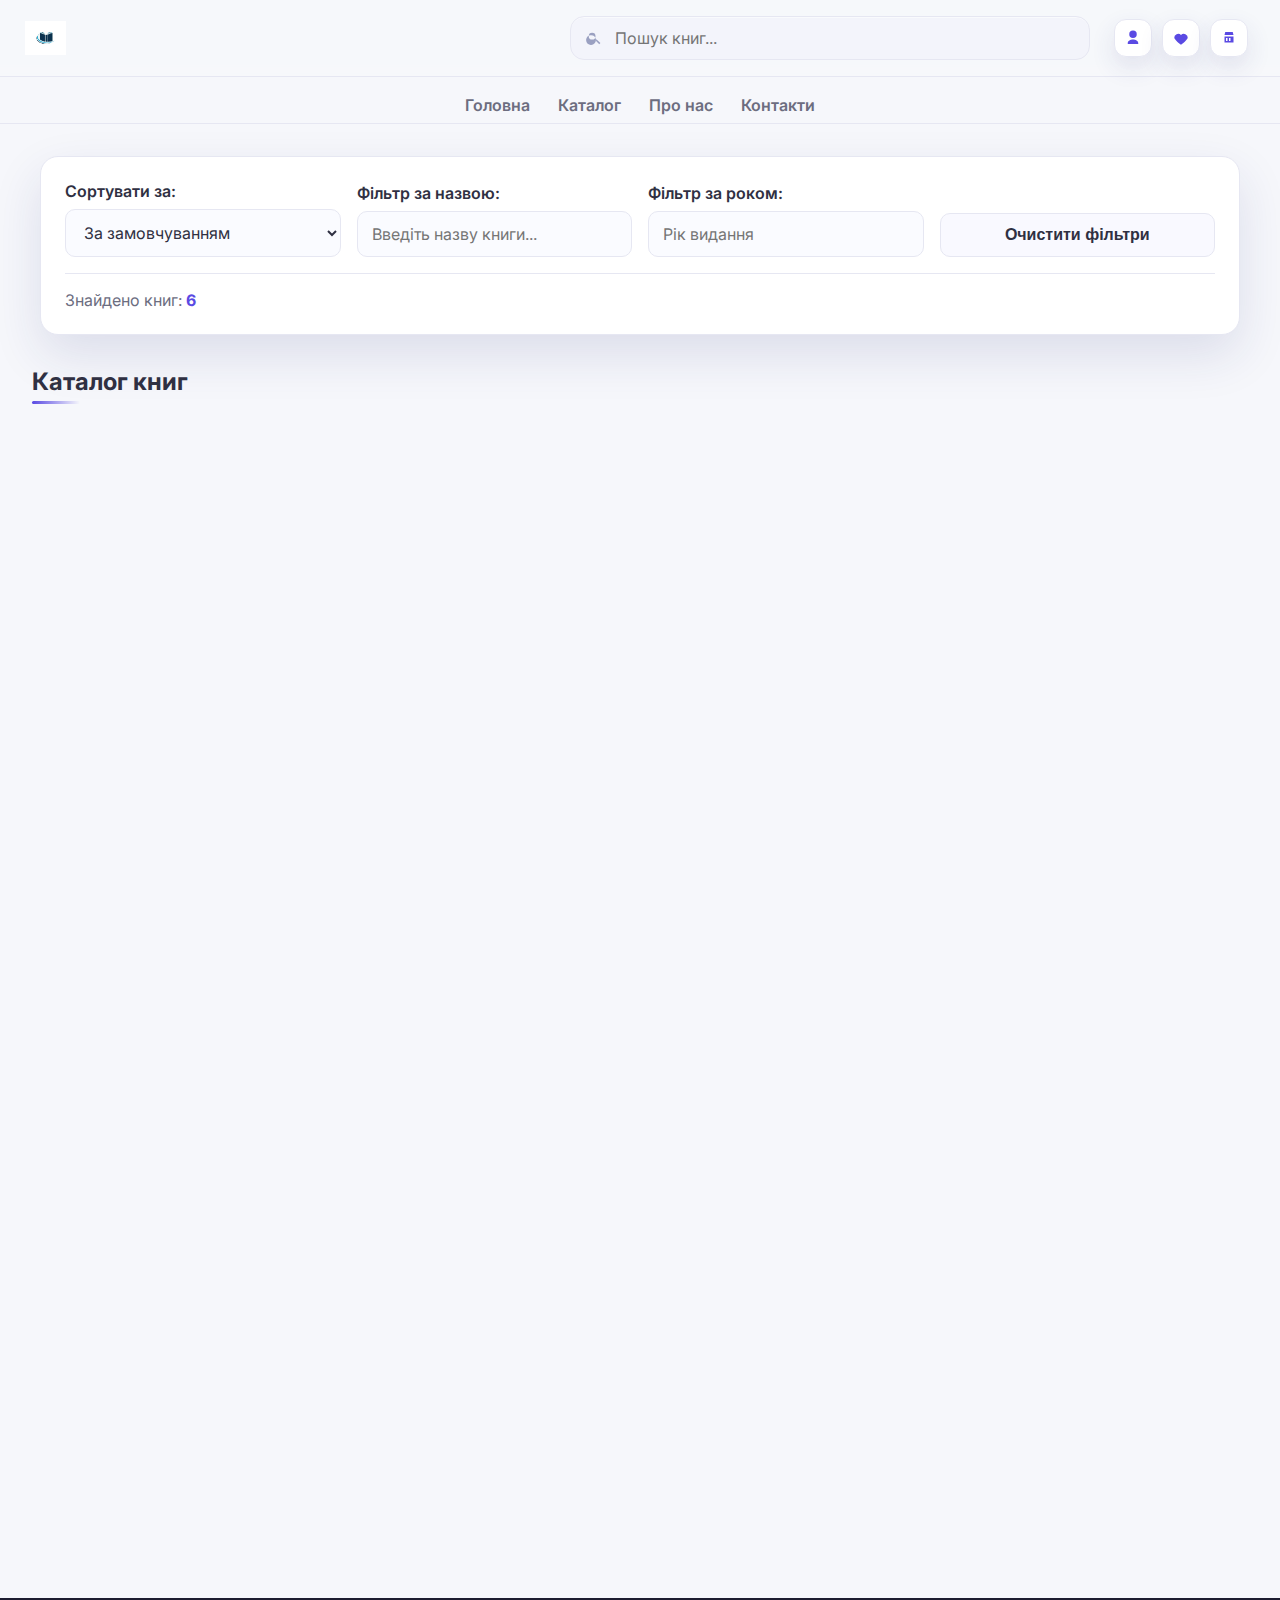
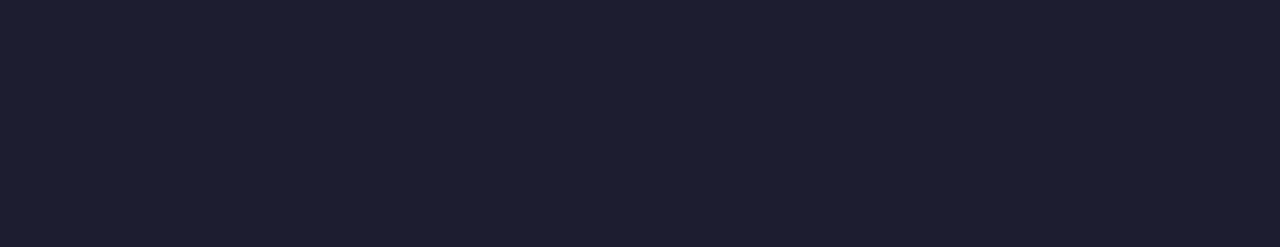
<file: catalogue.html>
<!DOCTYPE html>
<html lang="uk">
<head>
  <meta charset="UTF-8">
  <meta name="viewport" content="width=device-width, initial-scale=1.0">
  <title>Каталог — Bookerino</title>
  <link rel="stylesheet" href="css/style.css">
  <script src="js/catalogue.js" defer></script>
  <script src="js/cart.js" defer></script>
</head>
<body>
  <!-- ШАПКА -->
  <header class="topbar">
    <div class="logo">
      <a href="index.html"><img src="assets/images/logo.png" alt="Bookerino logo"></a>
    </div>
    <div class="search-container">
      <button class="burger-menu-toggle" aria-label="Відкрити меню" aria-expanded="false">
        <span></span>
        <span></span>
        <span></span>
      </button>
      <div class="search-bar">
        <svg viewBox="0 0 24 24" aria-hidden="true">
          <path d="M15.5 14h-.79l-.28-.27A6.5 6.5 0 1 0 14.5 15l.27.28v.79l4.25 4.25 1.49-1.49L15.5 14Zm-6 0A4.5 4.5 0 1 1 14 9.5 4.5 4.5 0 0 1 9.5 14Z" />
        </svg>
        <input type="text" id="search-input" placeholder="Пошук книг..." aria-label="Пошук">
      </div>
    </div>
    <div class="top-actions">
      <button class="icon-btn" aria-label="Профіль">
        <svg viewBox="0 0 24 24">
          <path d="M12 12a5 5 0 1 0-5-5 5 5 0 0 0 5 5Zm0 2c-3.33 0-7 1.67-7 5v1h14v-1c0-3.33-3.67-5-7-5Z"/>
        </svg>
      </button>
      <button class="icon-btn" aria-label="Обране">
        <svg viewBox="0 0 24 24">
          <path d="M12 21s-6.5-4.35-9-9a5.25 5.25 0 0 1 9-4 5.25 5.25 0 0 1 9 4c-2.5 4.65-9 9-9 9Z"/>
        </svg>
      </button>
      <button class="icon-btn cart-btn" aria-label="Кошик" id="cart-btn">
        <svg viewBox="0 0 24 24">
          <path d="M7 4h10l1 4H6l1-4Zm-1 6h12v8H6v-8Zm2 2v4h2v-4H8Zm4 0v4h2v-4h-2Z"/>
        </svg>
        <span class="cart-count" id="cart-count">0</span>
      </button>
    </div>
  </header>

  <nav class="main-nav">
    <ul class="nav-menu">
      <li><a href="index.html">Головна</a></li>
      <li><a href="catalogue.html">Каталог</a></li>
      <li><a href="about.html">Про нас</a></li>
      <li><a href="#contacts">Контакти</a></li>
    </ul>
  </nav>

  <main>
    <!-- ФІЛЬТРИ ТА СОРТУВАННЯ -->
    <section id="catalogue-filters" class="catalogue-controls">
      <div class="filters-container">
        <div class="filter-group">
          <label for="sort-select">Сортувати за:</label>
          <select id="sort-select" class="filter-select">
            <option value="default">За замовчуванням</option>
            <option value="price-asc">Ціна: від низької до високої</option>
            <option value="price-desc">Ціна: від високої до низької</option>
            <option value="name-asc">Назва: А-Я</option>
            <option value="name-desc">Назва: Я-А</option>
            <option value="year-asc">Рік: від старого до нового</option>
            <option value="year-desc">Рік: від нового до старого</option>
          </select>
        </div>
        <div class="filter-group">
          <label for="name-filter">Фільтр за назвою:</label>
          <input type="text" id="name-filter" class="filter-input" placeholder="Введіть назву книги...">
        </div>
        <div class="filter-group">
          <label for="year-filter">Фільтр за роком:</label>
          <input type="number" id="year-filter" class="filter-input" placeholder="Рік видання" min="1900" max="2025">
        </div>
        <button id="clear-filters" class="clear-btn">Очистити фільтри</button>
      </div>
      <div class="results-info">
        <span id="results-count">Знайдено книг: <strong>0</strong></span>
      </div>
    </section>

    <!-- КАТАЛОГ КНИГ -->
    <section id="catalogue">
      <h2>Каталог книг</h2>
      <div id="books-grid" class="book-grid">
        <!-- Books will be dynamically inserted here -->
      </div>
      <div id="no-results" class="no-results" style="display: none;">
        <p>Книг не знайдено. Спробуйте змінити фільтри.</p>
      </div>
    </section>
  </main>

  <!-- КОШИК (МОДАЛЬНЕ ВІКНО) -->
  <div id="cart-modal" class="cart-modal">
    <div class="cart-modal-content">
      <div class="cart-header">
        <h2>Кошик</h2>
        <button class="close-btn" id="close-cart">&times;</button>
      </div>
      <div id="cart-items" class="cart-items">
        <!-- Cart items will be dynamically inserted here -->
      </div>
      <div class="cart-footer">
        <div class="cart-total">
          <strong>Всього: <span id="cart-total">0</span> ₴</strong>
        </div>
        <button id="checkout-btn" class="primary-btn">Оформити замовлення</button>
      </div>
    </div>
  </div>

  <!-- ФУТЕР -->
  <footer id="contacts">
    <section class="footer-left">
      <div class="logo">
        <img src="assets/images/logo.png" alt="Bookerino logo">
      </div>
      <p>© 2025 Bookerino</p>
    </section>
    <section class="footer-right">
      <h3 class="footer-content-box-header">
        Контакти
      </h3>
      <div class="footer-content-box">
        <p>+38 (095) 000 00 00</p>
        <p>+38 (097) 000 00 00</p>
        <p>Працюємо щодня</p>
      </div>
      <h3 class="footer-content-box-header">
        Інформація
      </h3>
      <div class="footer-content-box">
        <p>Про нас</p>
        <p>Хіти продажу</p>
        <p>Відгуки</p>
        <p>Доставка і оплата</p>
      </div>
      <h3 class="footer-content-box-header">
        Каталог
      </h3>
      <div class="footer-content-box">
        <p>Створи свій набір</p>
        <p>Художня література</p>
        <p>Нон-фікшн</p>
      </div>
    </section>
  </footer>
</body>
</html>
</file>
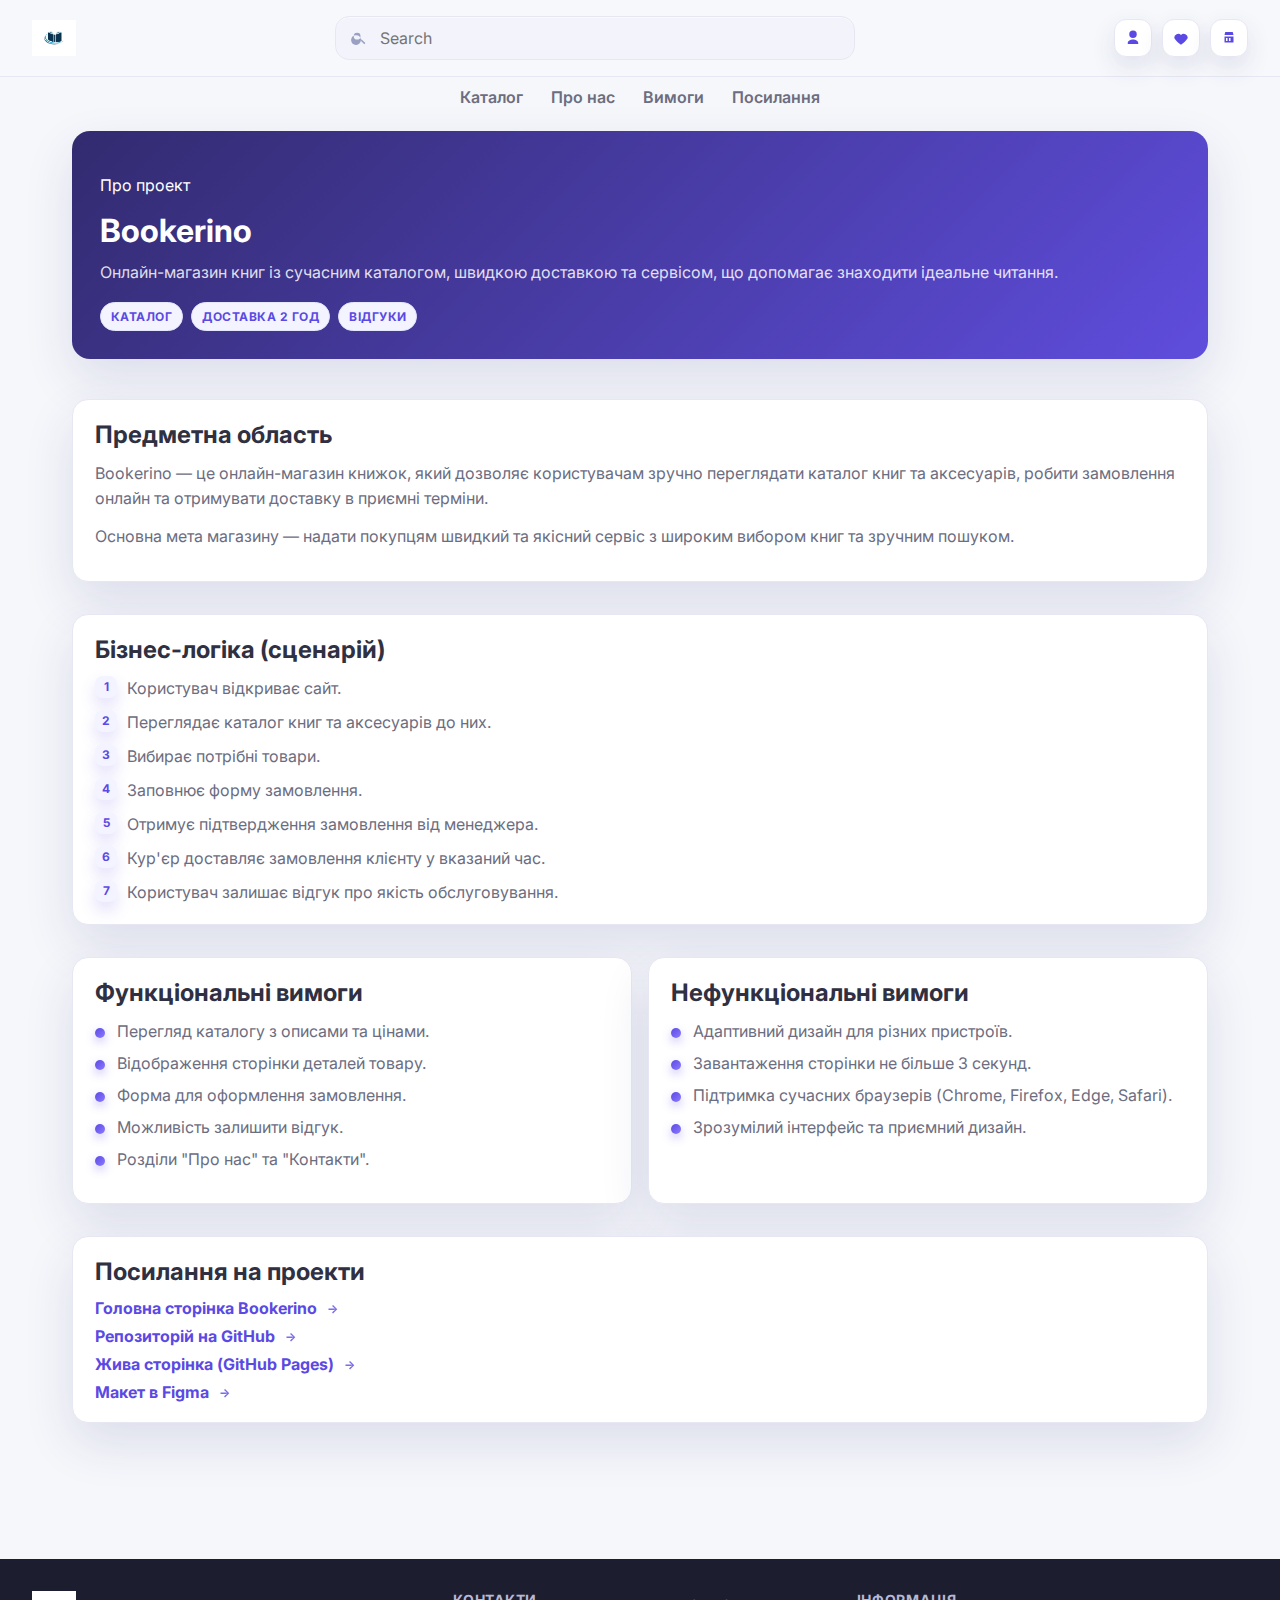
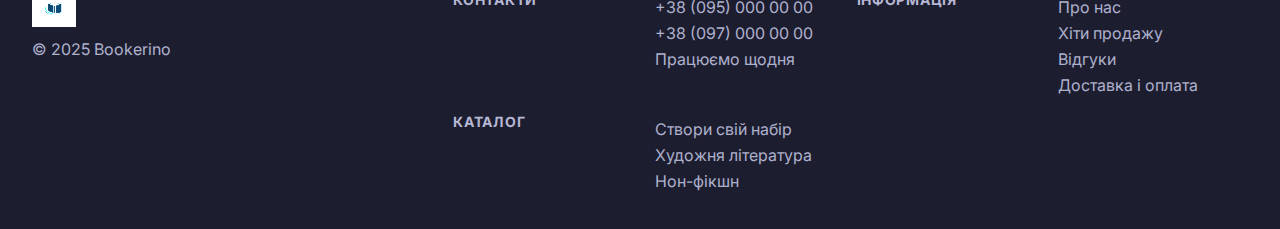
<file: lab1/about.html>
<!DOCTYPE html>
<html lang="uk">
<head>
  <meta charset="UTF-8">
  <meta name="viewport" content="width=device-width, initial-scale=1.0">
  <title>Про проект — Bookerino</title>
  <link rel="stylesheet" href="css/style.css">
</head>
<body>
  <header class="topbar">
    <div class="logo">
      <img src="assets/images/logo.png" alt="Bookerino logo">
    </div>
    <div class="search-bar">
      <svg viewBox="0 0 24 24" aria-hidden="true">
        <path d="M15.5 14h-.79l-.28-.27A6.5 6.5 0 1 0 14.5 15l.27.28v.79l4.25 4.25 1.49-1.49L15.5 14Zm-6 0A4.5 4.5 0 1 1 14 9.5 4.5 4.5 0 0 1 9.5 14Z" />
      </svg>
      <input type="text" placeholder="Search" aria-label="Пошук">
    </div>
    <div class="top-actions">
      <button class="icon-btn" aria-label="Профіль">
        <svg viewBox="0 0 24 24">
          <path d="M12 12a5 5 0 1 0-5-5 5 5 0 0 0 5 5Zm0 2c-3.33 0-7 1.67-7 5v1h14v-1c0-3.33-3.67-5-7-5Z"/>
        </svg>
      </button>
      <button class="icon-btn" aria-label="Обране">
        <svg viewBox="0 0 24 24">
          <path d="M12 21s-6.5-4.35-9-9a5.25 5.25 0 0 1 9-4 5.25 5.25 0 0 1 9 4c-2.5 4.65-9 9-9 9Z"/>
        </svg>
      </button>
      <button class="icon-btn" aria-label="Кошик">
        <svg viewBox="0 0 24 24">
          <path d="M7 4h10l1 4H6l1-4Zm-1 6h12v8H6v-8Zm2 2v4h2v-4H8Zm4 0v4h2v-4h-2Z"/>
        </svg>
      </button>
    </div>
  </header>

  <nav class="main-nav">
    <ul>
      <li><a href="index.html">Каталог</a></li>
      <li><a href="about.html">Про нас</a></li>
      <li><a href="#requirements">Вимоги</a></li>
      <li><a href="#links">Посилання</a></li>
    </ul>
  </nav>

  <main class="page-container">
    <section class="about-hero">
      <p class="eyebrow">Про проект</p>
      <h1>Bookerino</h1>
      <p class="lead">
        Онлайн-магазин книг із сучасним каталогом, швидкою доставкою та сервісом,
        що допомагає знаходити ідеальне читання.
      </p>
      <div class="chip-row">
        <span class="pill pill-soft">Каталог</span>
        <span class="pill pill-soft">Доставка 2 год</span>
        <span class="pill pill-soft">Відгуки</span>
      </div>
    </section>

    <section id="domain" class="section-shell">
      <div class="about-card">
        <h2>Предметна область</h2>
        <p>
          Bookerino — це онлайн-магазин книжок, який дозволяє користувачам зручно переглядати каталог книг та аксесуарів,
          робити замовлення онлайн та отримувати доставку в приємні терміни.
        </p>
        <p>
          Основна мета магазину — надати покупцям швидкий та якісний сервіс з широким вибором книг та зручним пошуком.
        </p>
      </div>
    </section>

    <section id="logic" class="section-shell">
      <div class="about-card">
        <h2>Бізнес-логіка (сценарій)</h2>
        <ol class="numbered-list">
          <li>Користувач відкриває сайт.</li>
          <li>Переглядає каталог книг та аксесуарів до них.</li>
          <li>Вибирає потрібні товари.</li>
          <li>Заповнює форму замовлення.</li>
          <li>Отримує підтвердження замовлення від менеджера.</li>
          <li>Кур'єр доставляє замовлення клієнту у вказаний час.</li>
          <li>Користувач залишає відгук про якість обслуговування.</li>
        </ol>
      </div>
    </section>

    <section id="requirements" class="section-shell">
      <div class="split-grid">
        <div class="about-card">
          <h2>Функціональні вимоги</h2>
          <ul class="fancy-list">
            <li>Перегляд каталогу з описами та цінами.</li>
            <li>Відображення сторінки деталей товару.</li>
            <li>Форма для оформлення замовлення.</li>
            <li>Можливість залишити відгук.</li>
            <li>Розділи "Про нас" та "Контакти".</li>
          </ul>
        </div>
        <div class="about-card">
          <h2>Нефункціональні вимоги</h2>
          <ul class="fancy-list">
            <li>Адаптивний дизайн для різних пристроїв.</li>
            <li>Завантаження сторінки не більше 3 секунд.</li>
            <li>Підтримка сучасних браузерів (Chrome, Firefox, Edge, Safari).</li>
            <li>Зрозумілий інтерфейс та приємний дизайн.</li>
          </ul>
        </div>
      </div>
    </section>

    <section id="links" class="section-shell">
      <div class="about-card">
        <h2>Посилання на проекти</h2>
        <ul class="link-list">
          <li><a href="index.html" class="link-item">Головна сторінка Bookerino</a></li>
          <li><a href="https://github.com/Somnovem/IO-35_appWEB-ZhmuraArtem-FIOT-2025" class="link-item">Репозиторій на GitHub</a></li>
          <li><a href="https://somnovem.github.io/IO-35_appWEB-ZhmuraArtem-FIOT-2025" class="link-item">Жива сторінка (GitHub Pages)</a></li>
          <li><a href="https://www.figma.com/design/Dv55PF6IWNRbL4ZK8x4fOg/Untitled" class="link-item">Макет в Figma</a></li>
        </ul>
      </div>
    </section>
  </main>

  <footer id="contacts">
    <section class="footer-left">
      <div class="logo">
        <img src="assets/images/logo.png" alt="Bookerino logo">
      </div>
      <p>© 2025 Bookerino</p>
    </section>
    <section class="footer-right">
      <h3 class="footer-content-box-header">
        Контакти
      </h3>
      <div class="footer-content-box">
        <p>+38 (095) 000 00 00</p>
        <p>+38 (097) 000 00 00</p>
        <p>Працюємо щодня</p>
      </div>
      <h3 class="footer-content-box-header">
        Інформація
      </h3>
      <div class="footer-content-box">
        <p>Про нас</p>
        <p>Хіти продажу</p>
        <p>Відгуки</p>
        <p>Доставка і оплата</p>
      </div>
      <h3 class="footer-content-box-header">
        Каталог
      </h3>
      <div class="footer-content-box">
        <p>Створи свій набір</p>
        <p>Художня література</p>
        <p>Нон-фікшн</p>
      </div>
    </section>
  </footer>
</body>
</html>
</file>
<file: css/style.css>
@import url("https://fonts.googleapis.com/css2?family=Inter:wght@400;500;600;700&display=swap");

:root {
  --bg: #f6f7fb;
  --card: #ffffff;
  --primary: #5a4ae3;
  --primary-dark: #4336c4;
  --text: #2f3042;
  --muted: #6c6d7f;
  --border: #e6e7f2;
  --accent: #f59f00;
  --shadow: 0 1.25rem 3.125rem rgba(31, 41, 115, 0.12);
  --base-font-size: 1rem;
  --spacing-unit: 1rem;
}

*,
*::before,
*::after {
  box-sizing: border-box;
}

html {
  font-size: 16px;
}

body {
  margin: 0;
  font-family: "Inter", system-ui, -apple-system, BlinkMacSystemFont, "Segoe UI",
    sans-serif;
  font-size: var(--base-font-size);
  color: var(--text);
  background: var(--bg);
  -webkit-font-smoothing: antialiased;
  overflow-x: hidden;
}

body.menu-open {
  overflow: hidden;
}

a {
  color: inherit;
  text-decoration: none;
  transition: color 0.2s ease, opacity 0.2s ease;
}

img {
  max-width: 100%;
  display: block;
}

.page-container {
  max-width: 1200px;
  margin: 0 auto;
}

main {
  padding: 0 clamp(1rem, 4vw, 2rem) clamp(2rem, 8vw, 4rem);
  animation: fadeIn 0.6s ease-in;
}

@keyframes fadeIn {
  from {
    opacity: 0;
    transform: translateY(1rem);
  }
  to {
    opacity: 1;
    transform: translateY(0);
  }
}

/* HEADER */
.topbar {
  position: sticky;
  top: 0;
  z-index: 100;
  background: rgba(246, 247, 251, 0.9);
  backdrop-filter: blur(0.5rem);
  display: flex;
  align-items: center;
  justify-content: space-between;
  padding: clamp(0.75rem, 2vw, 1rem) clamp(1rem, 4vw, 2rem);
  border-bottom: 1px solid var(--border);
  transition: all 0.3s ease;
  gap: clamp(1rem, 3vw, 1.5rem);
}

.topbar .logo {
  margin-right: auto;
  margin-left: -0.5rem;
  flex-shrink: 0;
}

.topbar .logo img {
  height: clamp(1.75rem, 4vw, 2.25rem);
  transition: transform 0.3s ease;
}

.topbar .logo:hover img {
  transform: scale(1.05);
}

.search-container {
  flex: 1;
  display: flex;
  align-items: center;
  gap: clamp(0.5rem, 1.5vw, 0.75rem);
  max-width: 32.5rem;
  position: relative;
}

.burger-menu-toggle {
  display: none;
  flex-direction: column;
  justify-content: space-around;
  width: 2rem;
  height: 2rem;
  background: transparent;
  border: none;
  cursor: pointer;
  padding: 0;
  z-index: 101;
  flex-shrink: 0;
  transition: all 0.3s ease;
}

.burger-menu-toggle span {
  width: 100%;
  height: 3px;
  background: var(--primary);
  border-radius: 2px;
  transition: all 0.3s ease;
  transform-origin: center;
}

.burger-menu-toggle.active span:nth-child(1) {
  transform: rotate(45deg) translate(0.4rem, 0.4rem);
}

.burger-menu-toggle.active span:nth-child(2) {
  opacity: 0;
  transform: translateX(-1rem);
}

.burger-menu-toggle.active span:nth-child(3) {
  transform: rotate(-45deg) translate(0.4rem, -0.4rem);
}

.search-bar {
  flex: 1;
  min-width: 0;
  display: flex;
  align-items: center;
  gap: 0.625rem;
  background: #f3f4fb;
  border: 1px solid var(--border);
  border-radius: 0.875rem;
  padding: clamp(0.5rem, 1.5vw, 0.625rem) clamp(0.75rem, 2vw, 0.875rem);
  box-shadow: inset 0 1px 0 rgba(255, 255, 255, 0.5);
  transition: all 0.3s ease;
}

.search-bar:focus-within {
  border-color: var(--primary);
  box-shadow: 0 0 0 3px rgba(90, 74, 227, 0.1);
}

.search-bar svg {
  width: 1.125rem;
  height: 1.125rem;
  fill: #9aa0c1;
  flex-shrink: 0;
}

.search-bar input {
  flex: 1;
  min-width: 0;
  border: none;
  background: transparent;
  font: inherit;
  color: var(--text);
  outline: none;
}

.top-actions {
  display: flex;
  align-items: center;
  gap: clamp(0.5rem, 1.5vw, 0.625rem);
}

.icon-btn {
  width: clamp(2rem, 5vw, 2.375rem);
  height: clamp(2rem, 5vw, 2.375rem);
  border-radius: 0.75rem;
  border: 1px solid var(--border);
  background: var(--card);
  display: inline-flex;
  align-items: center;
  justify-content: center;
  cursor: pointer;
  box-shadow: 0 0.625rem 1.5625rem rgba(50, 60, 130, 0.12);
  transition: transform 0.2s ease, box-shadow 0.2s ease, background 0.2s ease;
}

.icon-btn:hover {
  transform: translateY(-2px) scale(1.05);
  box-shadow: 0 0.75rem 1.875rem rgba(50, 60, 130, 0.16);
  background: #f9f9ff;
}

.icon-btn:active {
  transform: translateY(0) scale(0.98);
}

.icon-btn svg {
  width: 1.125rem;
  height: 1.125rem;
  fill: var(--primary);
  transition: fill 0.2s ease;
}

/* NAVIGATION */
.main-nav {
  position: relative;
  padding: clamp(0.5rem, 2vw, 0.625rem) clamp(1rem, 4vw, 2rem) 0;
  background: var(--bg);
  border-bottom: 1px solid var(--border);
}

.main-nav .nav-menu {
  display: flex;
  gap: clamp(1rem, 4vw, 1.75rem);
  list-style: none;
  margin: 0 auto;
  padding: 0;
  font-weight: 600;
  max-width: 75rem;
  justify-content: center;
  transition: all 0.3s ease;
}

.main-nav a {
  color: var(--muted);
  position: relative;
  padding: 0.5rem 0;
  display: block;
  transition: color 0.3s ease;
}

.main-nav a::after {
  content: '';
  position: absolute;
  bottom: 0;
  left: 0;
  width: 0;
  height: 2px;
  background: var(--primary);
  transition: width 0.3s ease;
}

.main-nav a:hover {
  color: var(--primary);
}

.main-nav a:hover::after {
  width: 100%;
}

/* HERO */
#hero.banner {
  max-width: 75rem;
  margin: clamp(1.5rem, 4vw, 2rem) auto clamp(2rem, 5vw, 2.5rem);
  padding: clamp(1.5rem, 4vw, 2rem);
  border-radius: 1.25rem;
  background: linear-gradient(135deg, #322b6f 0%, #5f4ddd 100%);
  color: #fff;
  display: grid;
  grid-template-columns: 1.1fr 0.9fr;
  align-items: center;
  gap: clamp(1rem, 3vw, 1.5rem);
  box-shadow: var(--shadow);
  overflow: hidden;
  animation: slideInUp 0.8s ease-out;
  position: relative;
}

#hero.banner::before {
  content: '';
  position: absolute;
  top: -50%;
  right: -50%;
  width: 200%;
  height: 200%;
  background: radial-gradient(circle, rgba(255, 255, 255, 0.1) 0%, transparent 70%);
  animation: rotate 20s linear infinite;
}

@keyframes slideInUp {
  from {
    opacity: 0;
    transform: translateY(2rem);
  }
  to {
    opacity: 1;
    transform: translateY(0);
  }
}

@keyframes rotate {
  from {
    transform: rotate(0deg);
  }
  to {
    transform: rotate(360deg);
  }
}

#hero .hero-text {
  position: relative;
  z-index: 1;
}

#hero .hero-text h2 {
  font-size: clamp(1.5rem, 4vw, 2rem);
  margin: 0 0 0.75rem;
  line-height: 1.25;
  animation: fadeInLeft 0.8s ease-out 0.2s both;
}

@keyframes fadeInLeft {
  from {
    opacity: 0;
    transform: translateX(-2rem);
  }
  to {
    opacity: 1;
    transform: translateX(0);
  }
}

#hero .hero-text p {
  margin: 0;
  color: rgba(255, 255, 255, 0.85);
  font-size: clamp(0.875rem, 2vw, 0.9375rem);
  animation: fadeInLeft 0.8s ease-out 0.4s both;
}

#hero .hero-image {
  justify-self: end;
  max-width: 18.75rem;
  filter: drop-shadow(0 1.5625rem 2.8125rem rgba(10, 7, 60, 0.4));
  animation: fadeInRight 0.8s ease-out 0.3s both;
  position: relative;
  z-index: 1;
}

@keyframes fadeInRight {
  from {
    opacity: 0;
    transform: translateX(2rem);
  }
  to {
    opacity: 1;
    transform: translateX(0);
  }
}

.hero-text .eyebrow {
  letter-spacing: 0.08em;
  text-transform: uppercase;
  color: rgba(255, 255, 255, 0.7);
  font-weight: 700;
  font-size: clamp(0.625rem, 1.5vw, 0.75rem);
  animation: fadeInLeft 0.8s ease-out 0.1s both;
}

.hero-text .accent {
  color: #f7b500;
}

.hero-actions {
  margin-top: clamp(0.75rem, 2vw, 1rem);
  display: flex;
  align-items: center;
  gap: clamp(0.75rem, 2vw, 1rem);
  animation: fadeInLeft 0.8s ease-out 0.5s both;
}

.primary-btn {
  padding: clamp(0.625rem, 1.5vw, 0.75rem) clamp(1rem, 2.5vw, 1.375rem);
  border-radius: 0.75rem;
  border: none;
  background: #f7b500;
  color: #1d153b;
  font-weight: 700;
  font-size: clamp(0.875rem, 2vw, 1rem);
  cursor: pointer;
  box-shadow: 0 0.875rem 1.75rem rgba(247, 181, 0, 0.35);
  transition: transform 0.2s ease, box-shadow 0.2s ease, background 0.2s ease;
  position: relative;
  overflow: hidden;
}

.primary-btn::before {
  content: '';
  position: absolute;
  top: 50%;
  left: 50%;
  width: 0;
  height: 0;
  border-radius: 50%;
  background: rgba(255, 255, 255, 0.3);
  transform: translate(-50%, -50%);
  transition: width 0.6s ease, height 0.6s ease;
}

.primary-btn:hover::before {
  width: 300px;
  height: 300px;
}

.primary-btn:hover {
  transform: translateY(-2px) scale(1.02);
  box-shadow: 0 1rem 2rem rgba(247, 181, 0, 0.45);
}

.primary-btn:active {
  transform: translateY(0) scale(0.98);
}

.slider-dots {
  display: inline-flex;
  gap: 0.5rem;
}

.slider-dots .dot {
  width: 0.5rem;
  height: 0.5rem;
  border-radius: 50%;
  background: rgba(255, 255, 255, 0.5);
  transition: all 0.3s ease;
  cursor: pointer;
}

.slider-dots .dot:hover {
  background: rgba(255, 255, 255, 0.7);
  transform: scale(1.2);
}

.slider-dots .dot.active {
  background: #f26c3a;
  width: 0.625rem;
  height: 0.625rem;
  box-shadow: 0 0 0.5rem rgba(242, 108, 58, 0.5);
}

/* SECTION TITLES */
section {
  opacity: 0;
  transform: translateY(1.5rem);
  transition: opacity 0.6s ease, transform 0.6s ease;
}

section.fade-in {
  opacity: 1;
  transform: translateY(0);
}

section h2 {
  font-size: clamp(1.25rem, 3vw, 1.5rem);
  margin: 0 0 clamp(1rem, 2.5vw, 1.25rem);
  color: var(--text);
  position: relative;
  padding-bottom: 0.5rem;
}

section h2::after {
  content: '';
  position: absolute;
  bottom: 0;
  left: 0;
  width: 3rem;
  height: 3px;
  background: linear-gradient(90deg, var(--primary), transparent);
  border-radius: 2px;
}

/* CATEGORIES */
#categories {
  max-width: 75rem;
  margin: 0 auto clamp(1.5rem, 4vw, 2rem);
  display: grid;
  grid-template-columns: repeat(auto-fit, minmax(min(100%, 15rem), 1fr));
  gap: clamp(0.75rem, 2vw, 1rem);
}

#categories .category {
  background: var(--card);
  border: 1px solid var(--border);
  border-radius: 0.875rem;
  padding: clamp(0.75rem, 2vw, 1rem);
  display: flex;
  align-items: center;
  gap: clamp(0.5rem, 1.5vw, 0.75rem);
  font-weight: 600;
  font-size: clamp(0.875rem, 2vw, 1rem);
  color: var(--text);
  box-shadow: 0 0.75rem 1.875rem rgba(51, 65, 130, 0.08);
  transition: transform 0.3s ease, box-shadow 0.3s ease, border-color 0.3s ease;
  cursor: pointer;
  opacity: 0;
  animation: fadeInUp 0.6s ease forwards;
}

#categories .category:nth-child(1) {
  animation-delay: 0.1s;
}

#categories .category:nth-child(2) {
  animation-delay: 0.2s;
}

#categories .category:nth-child(3) {
  animation-delay: 0.3s;
}

@keyframes fadeInUp {
  from {
    opacity: 0;
    transform: translateY(1rem);
  }
  to {
    opacity: 1;
    transform: translateY(0);
  }
}

#categories .category:hover {
  transform: translateY(-0.5rem) scale(1.02);
  box-shadow: 0 1rem 2.5rem rgba(51, 65, 130, 0.12);
  border-color: var(--primary);
}

#categories .category img {
  width: clamp(2.5rem, 6vw, 3.25rem);
  height: clamp(2.5rem, 6vw, 3.25rem);
  object-fit: contain;
  transition: transform 0.3s ease;
}

#categories .category:hover img {
  transform: scale(1.1) rotate(5deg);
}

/* ABOUT */
#about-preview {
  max-width: 75rem;
  margin: 0 auto clamp(2rem, 5vw, 3rem);
  background: var(--card);
  border-radius: 1.125rem;
  padding: clamp(1.5rem, 4vw, 1.75rem);
  border: 1px solid var(--border);
  box-shadow: var(--shadow);
  transition: transform 0.3s ease, box-shadow 0.3s ease;
}

#about-preview:hover {
  transform: translateY(-0.25rem);
  box-shadow: 0 1.5rem 3.5rem rgba(31, 41, 115, 0.15);
}

.about-container {
  display: grid;
  grid-template-columns: 1fr 0.85fr;
  gap: clamp(1rem, 3vw, 1.25rem);
  align-items: center;
}

.about-text p {
  margin: 0;
  color: var(--muted);
  line-height: 1.6;
  font-size: clamp(0.875rem, 2vw, 1rem);
}

.about-image img {
  border-radius: 0.875rem;
  background: #f0f1fb;
  padding: clamp(0.375rem, 1vw, 0.5rem);
  transition: transform 0.3s ease;
}

.about-image:hover img {
  transform: scale(1.02);
}

.features {
  margin-top: clamp(1rem, 3vw, 1.5rem);
  display: grid;
  grid-template-columns: repeat(auto-fit, minmax(min(100%, 11.25rem), 1fr));
  gap: clamp(0.75rem, 2vw, 0.875rem);
}

.feature {
  display: flex;
  gap: clamp(0.5rem, 1.5vw, 0.625rem);
  align-items: center;
  padding: clamp(0.625rem, 1.5vw, 0.75rem);
  border: 1px solid var(--border);
  border-radius: 0.75rem;
  background: #f9f9ff;
  color: var(--text);
  transition: transform 0.3s ease, box-shadow 0.3s ease, border-color 0.3s ease;
  opacity: 0;
  animation: fadeInUp 0.5s ease forwards;
}

.feature:nth-child(1) { animation-delay: 0.1s; }
.feature:nth-child(2) { animation-delay: 0.2s; }
.feature:nth-child(3) { animation-delay: 0.3s; }
.feature:nth-child(4) { animation-delay: 0.4s; }

.feature:hover {
  transform: translateY(-0.25rem);
  box-shadow: 0 0.5rem 1rem rgba(51, 65, 130, 0.1);
  border-color: var(--primary);
}

.feature img {
  width: clamp(2.5rem, 6vw, 2.875rem);
  height: clamp(2.5rem, 6vw, 2.875rem);
  transition: transform 0.3s ease;
  flex-shrink: 0;
}

.feature:hover img {
  transform: scale(1.1) rotate(5deg);
}

.feature p {
  margin: 0;
  color: var(--muted);
  line-height: 1.45;
  font-size: clamp(0.75rem, 1.5vw, 0.875rem);
}

/* BEST SELLER GRID */
#best-seller {
  max-width: 75rem;
  margin: 0 auto clamp(2rem, 5vw, 3rem);
}

.section-header {
  display: flex;
  align-items: center;
  justify-content: space-between;
  margin-bottom: clamp(0.75rem, 2vw, 1rem);
  flex-wrap: wrap;
  gap: 0.5rem;
}

.view-all {
  color: var(--primary);
  font-weight: 700;
  font-size: clamp(0.75rem, 1.5vw, 0.875rem);
  transition: all 0.3s ease;
  position: relative;
}

.view-all::after {
  content: '→';
  margin-left: 0.25rem;
  transition: transform 0.3s ease;
  display: inline-block;
}

.view-all:hover {
  color: var(--primary-dark);
}

.view-all:hover::after {
  transform: translateX(0.25rem);
}

.book-grid {
  display: grid;
  grid-template-columns: repeat(3, 1fr);
  gap: clamp(1rem, 2.5vw, 1.5rem);
}

.book-card {
  background: var(--card);
  border: 1px solid var(--border);
  border-radius: 0.875rem;
  padding: clamp(1rem, 2.5vw, 1.5rem);
  display: grid;
  gap: clamp(0.5rem, 1.5vw, 0.75rem);
  box-shadow: 0 0.75rem 1.875rem rgba(51, 65, 130, 0.08);
  transition: transform 0.3s ease, box-shadow 0.3s ease, border-color 0.3s ease;
  cursor: pointer;
  opacity: 0;
  animation: fadeInScale 0.5s ease forwards;
}

.book-card:nth-child(1) { animation-delay: 0.1s; }
.book-card:nth-child(2) { animation-delay: 0.15s; }
.book-card:nth-child(3) { animation-delay: 0.2s; }
.book-card:nth-child(4) { animation-delay: 0.25s; }
.book-card:nth-child(5) { animation-delay: 0.3s; }
.book-card:nth-child(6) { animation-delay: 0.35s; }

@keyframes fadeInScale {
  from {
    opacity: 0;
    transform: scale(0.9);
  }
  to {
    opacity: 1;
    transform: scale(1);
  }
}

.book-card:hover {
  transform: translateY(-0.5rem) scale(1.02);
  box-shadow: 0 1rem 2.5rem rgba(51, 65, 130, 0.12);
  border-color: var(--primary);
}

.book-cover {
  background: #f6f6ff;
  border-radius: 0.75rem;
  padding: clamp(0.75rem, 2vw, 1rem);
  display: flex;
  align-items: center;
  justify-content: center;
  min-height: clamp(12rem, 25vw, 16rem);
  overflow: hidden;
  transition: transform 0.3s ease;
}

.book-card:hover .book-cover {
  transform: scale(1.05);
}

.book-cover img {
  max-height: clamp(11rem, 23vw, 14.5rem);
  width: auto;
  object-fit: contain;
  transition: transform 0.3s ease;
}

.book-card:hover .book-cover img {
  transform: scale(1.1);
}

.book-card h3 {
  margin: 0;
  font-size: clamp(1rem, 2.5vw, 1.125rem);
  color: var(--text);
  line-height: 1.4;
}

.book-card .author {
  margin: 0;
  color: var(--muted);
  font-size: clamp(0.875rem, 2vw, 0.9375rem);
}

.book-card .price {
  margin-top: 0.25rem;
  font-weight: 700;
  font-size: clamp(1rem, 2.5vw, 1.25rem);
  color: var(--primary);
  transition: color 0.3s ease;
}

.book-card:hover .price {
  color: var(--primary-dark);
}

/* INFO SECTION */
#shipping.info-section {
  max-width: 75rem;
  margin: 0 auto clamp(2rem, 5vw, 3rem);
  background: var(--card);
  border: 1px solid var(--border);
  border-radius: 1.125rem;
  padding: clamp(1.25rem, 3vw, 1.5rem);
  box-shadow: var(--shadow);
}

.pill {
  display: inline-flex;
  align-items: center;
  gap: 6px;
  padding: 6px 10px;
  border-radius: 999px;
  font-weight: 700;
  font-size: 12px;
  text-transform: uppercase;
  letter-spacing: 0.04em;
}

.pill-soft {
  background: #f3f4ff;
  color: var(--primary);
  border: 1px solid #e4e7ff;
}

.info-grid {
  display: grid;
  grid-template-columns: 1.1fr 0.9fr;
  gap: 20px;
}

.info-table table {
  width: 100%;
  border-collapse: collapse;
  background: #f9f9ff;
  border: 1px solid var(--border);
  border-radius: 0.875rem;
  overflow: hidden;
}

.info-table thead {
  background: #edf0ff;
}

.info-table th,
.info-table td {
  padding: clamp(0.625rem, 1.5vw, 0.75rem) clamp(0.75rem, 2vw, 0.875rem);
  text-align: left;
  font-size: clamp(0.75rem, 1.5vw, 0.875rem);
}

.info-table th {
  font-weight: 700;
  color: #3e3f55;
}

.info-table tbody tr {
  transition: background 0.2s ease;
}

.info-table tbody tr:hover {
  background: rgba(90, 74, 227, 0.05);
}

.info-table tbody tr + tr {
  border-top: 1px solid var(--border);
}

.info-table td {
  color: var(--muted);
}

.info-list h3 {
  margin: 0 0 clamp(0.5rem, 1.5vw, 0.625rem);
  color: var(--text);
  font-size: clamp(1rem, 2.5vw, 1.125rem);
}

.fancy-list {
  list-style: none;
  padding: 0;
  margin: 0 0 clamp(0.625rem, 1.5vw, 0.75rem);
  display: grid;
  gap: clamp(0.375rem, 1vw, 0.5rem);
}

.fancy-list li {
  position: relative;
  padding-left: clamp(1.125rem, 3vw, 1.375rem);
  color: var(--muted);
  line-height: 1.5;
  font-size: clamp(0.75rem, 1.5vw, 0.875rem);
  transition: color 0.3s ease, transform 0.3s ease;
}

.fancy-list li:hover {
  color: var(--text);
  transform: translateX(0.25rem);
}

.fancy-list li::before {
  content: "";
  position: absolute;
  left: 0;
  top: 0.5625rem;
  width: clamp(0.5rem, 1.5vw, 0.625rem);
  height: clamp(0.5rem, 1.5vw, 0.625rem);
  border-radius: 50%;
  background: linear-gradient(135deg, #5a4ae3, #8d7bff);
  box-shadow: 0 0.25rem 0.625rem rgba(90, 74, 227, 0.35);
  transition: transform 0.3s ease, box-shadow 0.3s ease;
}

.fancy-list li:hover::before {
  transform: scale(1.2);
  box-shadow: 0 0.375rem 0.75rem rgba(90, 74, 227, 0.45);
}

/* ABOUT PAGE */
.section-shell {
  max-width: 1200px;
  margin: 0 auto 32px;
}

.about-hero {
  max-width: 1200px;
  margin: 24px auto 40px;
  padding: 28px;
  border-radius: 18px;
  background: linear-gradient(135deg, #322b6f 0%, #5f4ddd 100%);
  color: #fff;
  box-shadow: var(--shadow);
}

.about-hero h1 {
  margin: 6px 0 10px;
  font-size: 32px;
}

.about-hero .lead {
  margin: 0 0 16px;
  color: rgba(255, 255, 255, 0.85);
  line-height: 1.6;
}

.chip-row {
  display: flex;
  flex-wrap: wrap;
  gap: 8px;
}

.about-card {
  background: var(--card);
  border: 1px solid var(--border);
  border-radius: 16px;
  padding: 20px 22px;
  box-shadow: var(--shadow);
}

.about-card h2 {
  margin: 0 0 12px;
}

.about-card p {
  margin: 0 0 12px;
  color: var(--muted);
  line-height: 1.6;
}

.split-grid {
  display: grid;
  grid-template-columns: repeat(auto-fit, minmax(260px, 1fr));
  gap: 16px;
}

.numbered-list {
  list-style: none;
  counter-reset: steps;
  display: grid;
  gap: 10px;
  padding: 0;
  margin: 0;
}

.numbered-list li {
  counter-increment: steps;
  position: relative;
  padding-left: 32px;
  color: var(--muted);
  line-height: 1.5;
}

.numbered-list li::before {
  content: counter(steps);
  position: absolute;
  left: 0;
  top: 0;
  width: 22px;
  height: 22px;
  border-radius: 8px;
  background: #f3f4ff;
  color: var(--primary);
  font-weight: 700;
  font-size: 12px;
  display: grid;
  place-items: center;
  box-shadow: 0 8px 16px rgba(90, 74, 227, 0.18);
}

.link-list {
  list-style: none;
  padding: 0;
  margin: 0;
  display: grid;
  gap: 8px;
}

.link-item {
  display: inline-flex;
  align-items: center;
  gap: 10px;
  color: var(--primary);
  font-weight: 700;
}

.link-item::after {
  content: "→";
  font-weight: 700;
  font-size: 12px;
  opacity: 0.8;
}

/* CATALOG TABLE */
#catalog {
  max-width: 75rem;
  margin: 0 auto clamp(2rem, 5vw, 3rem);
}

#catalog table {
  width: 100%;
  border-collapse: collapse;
  background: var(--card);
  border-radius: 1rem;
  overflow: hidden;
  box-shadow: var(--shadow);
}

#catalog thead {
  background: #edf0ff;
}

#catalog th,
#catalog td {
  padding: clamp(0.75rem, 2vw, 0.875rem) clamp(0.875rem, 2vw, 1rem);
  text-align: left;
}

#catalog th {
  font-weight: 700;
  color: #3e3f55;
  font-size: clamp(0.75rem, 1.5vw, 0.875rem);
}

#catalog tbody tr {
  transition: background 0.2s ease, transform 0.2s ease;
}

#catalog tbody tr:hover {
  background: rgba(90, 74, 227, 0.05);
  transform: scale(1.01);
}

#catalog tbody tr + tr {
  border-top: 1px solid var(--border);
}

#catalog td {
  color: var(--muted);
  font-size: clamp(0.75rem, 1.5vw, 0.875rem);
}

#catalog td img {
  width: clamp(2.5rem, 6vw, 3.25rem);
  height: clamp(3.5rem, 9vw, 4.5rem);
  object-fit: cover;
  border-radius: 0.5rem;
  box-shadow: 0 0.625rem 1.25rem rgba(29, 34, 78, 0.2);
  transition: transform 0.3s ease, box-shadow 0.3s ease;
}

#catalog tbody tr:hover td img {
  transform: scale(1.1);
  box-shadow: 0 0.75rem 1.5rem rgba(29, 34, 78, 0.3);
}

/* FEEDBACK */
#feedback {
  max-width: 75rem;
  margin: 0 auto clamp(2.5rem, 6vw, 4rem);
  background: var(--card);
  border-radius: 1rem;
  padding: clamp(1.25rem, 3vw, 1.5rem);
  border: 1px solid var(--border);
  box-shadow: var(--shadow);
}

#feedback blockquote {
  margin: 0 0 clamp(0.75rem, 2vw, 1rem);
  padding: clamp(0.75rem, 2vw, 0.875rem) clamp(0.875rem, 2vw, 1rem);
  background: #f5f6ff;
  border-left: clamp(0.25rem, 0.5vw, 0.375rem) solid var(--primary);
  border-radius: 0.75rem;
  color: var(--muted);
  line-height: 1.55;
  font-size: clamp(0.875rem, 2vw, 1rem);
  transition: transform 0.3s ease, box-shadow 0.3s ease;
  animation: fadeInUp 0.5s ease forwards;
}

#feedback blockquote:nth-child(2) {
  animation-delay: 0.1s;
}

#feedback blockquote:nth-child(3) {
  animation-delay: 0.2s;
}

#feedback blockquote:hover {
  transform: translateX(0.5rem);
  box-shadow: 0 0.5rem 1rem rgba(90, 74, 227, 0.1);
}

.feedback-form {
  margin-top: clamp(1rem, 2.5vw, 1.125rem);
  display: grid;
  gap: clamp(0.625rem, 1.5vw, 0.75rem);
}

.feedback-form label {
  display: flex;
  flex-direction: column;
  gap: clamp(0.375rem, 1vw, 0.5rem);
  font-weight: 600;
  color: var(--text);
  font-size: clamp(0.875rem, 2vw, 1rem);
}

.feedback-form input,
.feedback-form textarea {
  border: 1px solid var(--border);
  border-radius: 0.625rem;
  padding: clamp(0.625rem, 1.5vw, 0.75rem) clamp(0.75rem, 2vw, 0.875rem);
  font: inherit;
  font-size: clamp(0.875rem, 2vw, 1rem);
  background: #fafbff;
  color: var(--text);
  transition: border 0.3s ease, box-shadow 0.3s ease, transform 0.3s ease;
}

.feedback-form input:focus,
.feedback-form textarea:focus {
  outline: none;
  border-color: var(--primary);
  box-shadow: 0 0 0 3px rgba(90, 74, 227, 0.15);
  transform: translateY(-1px);
}

.feedback-form textarea {
  min-height: clamp(6rem, 15vw, 7.5rem);
  resize: vertical;
}

.feedback-form button {
  justify-self: start;
  padding: clamp(0.625rem, 1.5vw, 0.75rem) clamp(1rem, 2.5vw, 1.25rem);
  border: none;
  border-radius: 0.625rem;
  background: var(--primary);
  color: #fff;
  font-weight: 700;
  font-size: clamp(0.875rem, 2vw, 1rem);
  cursor: pointer;
  box-shadow: 0 0.875rem 1.875rem rgba(90, 74, 227, 0.35);
  transition: transform 0.2s ease, box-shadow 0.2s ease, background 0.2s ease;
  position: relative;
  overflow: hidden;
}

.feedback-form button::before {
  content: '';
  position: absolute;
  top: 50%;
  left: 50%;
  width: 0;
  height: 0;
  border-radius: 50%;
  background: rgba(255, 255, 255, 0.3);
  transform: translate(-50%, -50%);
  transition: width 0.6s ease, height 0.6s ease;
}

.feedback-form button:hover::before {
  width: 300px;
  height: 300px;
}

.feedback-form button:hover {
  background: var(--primary-dark);
  transform: translateY(-2px) scale(1.02);
  box-shadow: 0 1rem 2.125rem rgba(67, 54, 196, 0.4);
}

.feedback-form button:active {
  transform: translateY(0) scale(0.98);
}

/* TEAM SECTION */
.team-section {
  display: grid;
  grid-template-columns: 1fr 1fr;
  gap: 48px;
  align-items: center;
  background: var(--card);
  border-radius: 16px;
  padding: 48px;
  border: 1px solid var(--border);
  box-shadow: var(--shadow);
}

.team-content h2 {
  margin: 0 0 20px;
  font-size: 32px;
  font-weight: 700;
  color: var(--text);
  line-height: 1.2;
}

.team-content p {
  margin: 0 0 16px;
  color: var(--muted);
  line-height: 1.7;
  font-size: 16px;
}

.team-content p:last-child {
  margin-bottom: 0;
}

.team-image-wrapper {
  position: relative;
  border-radius: 16px;
  overflow: hidden;
  box-shadow: 0 20px 50px rgba(31, 41, 115, 0.2);
}

.team-image {
  width: 100%;
  height: auto;
  display: block;
  object-fit: cover;
  border-radius: 16px;
  transition: transform 0.3s ease;
}

.team-image:hover {
  transform: scale(1.02);
}

/* FOOTER */
footer {
  margin-top: clamp(2rem, 5vw, 2.5rem);
  padding: clamp(1.5rem, 4vw, 2rem);
  background: #1d1d30;
  color: #d6d7e7;
  display: grid;
  grid-template-columns: 1fr 2fr;
  gap: clamp(1rem, 3vw, 1.5rem);
}

footer .logo img {
  height: clamp(1.75rem, 4vw, 2.25rem);
  filter: brightness(1.5);
  transition: transform 0.3s ease;
}

footer .logo:hover img {
  transform: scale(1.1);
}

.footer-left p {
  margin: clamp(0.625rem, 1.5vw, 0.75rem) 0 0;
  color: #aeb1cc;
  font-size: clamp(0.75rem, 1.5vw, 0.875rem);
}

.footer-right {
  display: grid;
  grid-template-columns: repeat(auto-fit, minmax(min(100%, 11.25rem), 1fr));
  gap: clamp(0.625rem, 1.5vw, 0.75rem);
}

.footer-content-box-header {
  margin: 0 0 clamp(0.375rem, 1vw, 0.5rem);
  font-size: clamp(0.75rem, 1.5vw, 0.875rem);
  text-transform: uppercase;
  letter-spacing: 0.05em;
  color: #b7b8d4;
}

.footer-content-box p {
  margin: clamp(0.25rem, 0.75vw, 0.375rem) 0;
  color: #aeb1cc;
  font-size: clamp(0.75rem, 1.5vw, 0.875rem);
  transition: color 0.3s ease, transform 0.3s ease;
  cursor: pointer;
}

.footer-content-box p:hover {
  color: #ffffff;
  transform: translateX(0.25rem);
}

/* GLOBAL LAYOUT HELPERS */
section {
  position: relative;
}

/* ADJACENT SELECTORS (Сусідні селектори) */
h2 + p {
  margin-top: 8px;
}

section h2 + .section-header {
  margin-top: 0;
}

/* CHILD SELECTORS (Дочірні селектори) */
#catalog > h2 {
  margin-bottom: 24px;
  font-size: 28px;
  font-weight: 700;
  color: var(--text);
}

#feedback > h2 {
  margin-bottom: 20px;
  font-size: 28px;
  font-weight: 700;
  color: var(--text);
}

.feedback-form > label {
  margin-bottom: 4px;
}

/* ATTRIBUTE SELECTORS (Селектори атрибутів) */
input[type="text"] {
  font-family: inherit;
}

input[type="text"]:focus {
  border-color: var(--primary);
}

input[required] {
  border-left: 3px solid var(--accent);
}

a[href^="https://"] {
  color: var(--primary);
}

a[href^="https://"]::after {
  content: " ↗";
  font-size: 0.85em;
  opacity: 0.7;
}

img[alt] {
  border: 1px solid transparent;
}

/* MULTI-LEVEL LISTS (Багаторівневі списки) */
.nested-list {
  list-style: none;
  padding-left: 0;
  margin: 0;
}

.nested-list > li {
  margin-bottom: clamp(0.625rem, 1.5vw, 0.75rem);
  padding-left: clamp(1.25rem, 3vw, 1.5rem);
  position: relative;
  color: var(--text);
  font-weight: 600;
  font-size: clamp(0.875rem, 2vw, 1rem);
  transition: color 0.3s ease, transform 0.3s ease;
}

.nested-list > li:hover {
  color: var(--primary);
  transform: translateX(0.25rem);
}

.nested-list > li::before {
  content: "▸";
  position: absolute;
  left: 0;
  color: var(--primary);
  font-weight: 700;
  transition: transform 0.3s ease;
}

.nested-list > li:hover::before {
  transform: translateX(0.25rem);
}

.nested-list ul {
  list-style: none;
  padding-left: clamp(1rem, 2.5vw, 1.25rem);
  margin-top: clamp(0.375rem, 1vw, 0.5rem);
  margin-bottom: 0;
}

.nested-list ul li {
  position: relative;
  padding-left: clamp(1rem, 2.5vw, 1.25rem);
  margin-bottom: clamp(0.375rem, 1vw, 0.5rem);
  color: var(--muted);
  font-weight: 400;
  font-size: clamp(0.75rem, 1.5vw, 0.875rem);
  transition: color 0.3s ease;
}

.nested-list ul li:hover {
  color: var(--text);
}

.nested-list ul li::before {
  content: "•";
  position: absolute;
  left: 0;
  color: var(--accent);
  font-weight: 700;
}

.nested-list ul ul {
  padding-left: clamp(1.25rem, 3vw, 1.5rem);
  margin-top: clamp(0.25rem, 0.75vw, 0.375rem);
}

.nested-list ul ul li {
  font-size: clamp(0.6875rem, 1.5vw, 0.8125rem);
  color: #8a8fa3;
}

.nested-list ul ul li::before {
  content: "○";
  color: var(--muted);
}

/* RESPONSIVE DESIGN */
/* Tablet and smaller desktop */
@media (max-width: 1024px) {
  html {
    font-size: 15px;
  }

  #hero.banner {
    grid-template-columns: 1fr;
    text-align: center;
  }

  #hero .hero-image {
    justify-self: center;
    max-width: 15rem;
  }

  .about-container {
    grid-template-columns: 1fr;
  }

  .search-container {
    max-width: 100%;
  }

  .topbar {
    flex-wrap: wrap;
  }
}

/* Medium screens - show burger when search bar gets too small */
@media (max-width: 900px) {
  .burger-menu-toggle {
    display: flex;
  }

  .main-nav {
    padding: 0;
    border-bottom: none;
    background: transparent;
  }

  .main-nav .nav-menu {
    position: fixed;
    top: 0;
    right: -100%;
    width: min(20rem, 80vw);
    height: 100vh;
    background: var(--card);
    flex-direction: column;
    align-items: flex-start;
    justify-content: flex-start;
    padding: 5rem 2rem 2rem;
    gap: 0;
    box-shadow: -0.5rem 0 2rem rgba(0, 0, 0, 0.1);
    transition: right 0.3s ease;
    z-index: 100;
    overflow-y: auto;
    margin: 0;
    max-width: none;
    list-style: none;
  }

  .main-nav .nav-menu.active {
    right: 0;
  }

  .main-nav .nav-menu li {
    width: 100%;
    border-bottom: 1px solid var(--border);
  }

  .main-nav .nav-menu a {
    padding: 1rem 0;
    font-size: 1.125rem;
    width: 100%;
    display: block;
  }

  .main-nav .nav-menu a::after {
    display: none;
  }

  .main-nav .nav-menu a:hover {
    padding-left: 0.5rem;
    transition: padding-left 0.3s ease;
  }

  /* Overlay when menu is open */
  body.menu-open::before {
    content: '';
    position: fixed;
    top: 0;
    left: 0;
    width: 100%;
    height: 100%;
    background: rgba(0, 0, 0, 0.5);
    z-index: 99;
    animation: fadeIn 0.3s ease;
  }

  .search-container {
    flex: 0 1 auto;
    min-width: 0;
    max-width: none;
    width: auto;
    gap: 0.5rem;
  }

  .search-bar {
    margin-left: 0;
    max-width: 10rem;
    min-width: 5rem;
    flex: 0 1 auto;
    width: auto;
    padding: clamp(0.5rem, 1.5vw, 0.625rem) clamp(0.5rem, 1.5vw, 0.625rem);
  }

  .search-bar svg {
    width: 1rem;
    height: 1rem;
  }

  .search-bar input {
    min-width: 0;
    font-size: 0.875rem;
  }

  .search-bar input::placeholder {
    font-size: 0.75rem;
  }
}

/* Tablet portrait and mobile landscape */
@media (max-width: 768px) {
  html {
    font-size: 14px;
  }

  .topbar {
    flex-wrap: wrap;
    padding: clamp(0.75rem, 2vw, 1rem) clamp(1rem, 3vw, 1.5rem);
  }

  .search-container {
    order: 3;
    width: 100%;
    max-width: 100%;
    margin-top: 0.5rem;
    gap: 0.75rem;
  }

  .burger-menu-toggle {
    display: flex;
  }

  .search-bar {
    flex: 1;
    min-width: 0;
    max-width: none;
    padding: clamp(0.625rem, 2vw, 0.75rem) clamp(0.875rem, 2.5vw, 1rem);
  }

  .search-bar svg {
    width: 1.125rem;
    height: 1.125rem;
  }

  .search-bar input {
    font-size: 1rem;
  }

  .search-bar input::placeholder {
    font-size: 0.875rem;
  }

  .main-nav {
    position: relative;
    padding: 0;
    border-bottom: none;
  }

  .main-nav .nav-menu {
    position: fixed;
    top: 0;
    right: -100%;
    width: min(20rem, 80vw);
    height: 100vh;
    background: var(--card);
    flex-direction: column;
    align-items: flex-start;
    justify-content: flex-start;
    padding: 5rem 2rem 2rem;
    gap: 0;
    box-shadow: -0.5rem 0 2rem rgba(0, 0, 0, 0.1);
    transition: right 0.3s ease;
    z-index: 100;
    overflow-y: auto;
  }

  .main-nav .nav-menu.active {
    right: 0;
  }

  .main-nav .nav-menu li {
    width: 100%;
    border-bottom: 1px solid var(--border);
  }

  .main-nav .nav-menu a {
    padding: 1rem 0;
    font-size: 1.125rem;
    width: 100%;
    display: block;
  }

  .main-nav .nav-menu a::after {
    display: none;
  }

  .main-nav .nav-menu a:hover {
    padding-left: 0.5rem;
    transition: padding-left 0.3s ease;
  }

  #categories {
    grid-template-columns: 1fr;
  }

  footer {
    grid-template-columns: 1fr;
    padding: clamp(1.5rem, 4vw, 2rem);
    gap: clamp(1rem, 3vw, 1.5rem);
  }

  .info-grid {
    grid-template-columns: 1fr;
    gap: clamp(1rem, 3vw, 1.25rem);
  }

  .chip-row {
    gap: 0.375rem;
  }

  .team-section {
    grid-template-columns: 1fr;
    gap: clamp(1.5rem, 4vw, 2rem);
    padding: clamp(1.5rem, 4vw, 2rem);
  }

  .team-content h2 {
    font-size: clamp(1.5rem, 4vw, 1.75rem);
  }

  .book-grid {
    grid-template-columns: repeat(2, 1fr);
    gap: clamp(0.75rem, 2vw, 1rem);
  }
}

/* Mobile portrait */
@media (max-width: 480px) {
  html {
    font-size: 14px;
  }

  main {
    padding: 0 clamp(0.75rem, 3vw, 1rem) clamp(1.5rem, 5vw, 2rem);
  }

  .topbar {
    padding: 0.75rem 1rem;
    gap: 0.75rem;
  }

  .topbar .logo {
    margin-right: 0;
  }

  .topbar .logo img {
    height: 1.5rem;
  }

  .icon-btn {
    width: 2rem;
    height: 2rem;
  }

  .icon-btn svg {
    width: 1rem;
    height: 1rem;
  }

  .search-container {
    margin-top: 0.25rem;
  }

  .search-bar {
    padding: 0.5rem 0.75rem;
    font-size: 0.875rem;
  }

  .burger-menu-toggle {
    width: 1.75rem;
    height: 1.75rem;
  }

  #hero.banner {
    padding: clamp(1rem, 3vw, 1.5rem);
    border-radius: 1rem;
  }

  .hero-actions {
    flex-direction: column;
    align-items: stretch;
  }

  .primary-btn {
    width: 100%;
  }

  .book-grid {
    grid-template-columns: 1fr;
    gap: 1rem;
  }

  #catalog table {
    font-size: 0.75rem;
  }

  #catalog th,
  #catalog td {
    padding: 0.5rem;
  }

  .info-table th,
  .info-table td {
    padding: 0.5rem;
    font-size: 0.75rem;
  }

  footer {
    padding: 1.5rem 1rem;
  }
}

/* Landscape orientation for mobile */
@media (max-width: 768px) and (orientation: landscape) {
  .main-nav .nav-menu {
    width: min(25rem, 60vw);
  }

  #hero.banner {
    grid-template-columns: 1fr 1fr;
    text-align: left;
  }

  #hero .hero-image {
    justify-self: end;
  }
}

/* Large screens */
@media (min-width: 1440px) {
  html {
    font-size: 18px;
  }

  .page-container,
  #hero.banner,
  #categories,
  #best-seller,
  #catalog,
  #shipping.info-section,
  #feedback {
    max-width: 85rem;
  }
}

/* CATALOGUE PAGE STYLES */
.catalogue-controls {
  max-width: 75rem;
  margin: clamp(1.5rem, 4vw, 2rem) auto clamp(1.5rem, 4vw, 2rem);
  background: var(--card);
  border: 1px solid var(--border);
  border-radius: 1.125rem;
  padding: clamp(1rem, 3vw, 1.5rem);
  box-shadow: var(--shadow);
}

.filters-container {
  display: grid;
  grid-template-columns: repeat(auto-fit, minmax(200px, 1fr));
  gap: clamp(0.75rem, 2vw, 1rem);
  align-items: end;
}

.filter-group {
  display: flex;
  flex-direction: column;
  gap: 0.5rem;
}

.filter-group label {
  font-weight: 600;
  font-size: clamp(0.875rem, 2vw, 1rem);
  color: var(--text);
}

.filter-select,
.filter-input {
  padding: clamp(0.625rem, 1.5vw, 0.75rem) clamp(0.75rem, 2vw, 0.875rem);
  border: 1px solid var(--border);
  border-radius: 0.625rem;
  font: inherit;
  font-size: clamp(0.875rem, 2vw, 1rem);
  background: #fafbff;
  color: var(--text);
  transition: border 0.3s ease, box-shadow 0.3s ease;
}

.filter-select:focus,
.filter-input:focus {
  outline: none;
  border-color: var(--primary);
  box-shadow: 0 0 0 3px rgba(90, 74, 227, 0.15);
}

.clear-btn {
  padding: clamp(0.625rem, 1.5vw, 0.75rem) clamp(1rem, 2.5vw, 1.25rem);
  border: 1px solid var(--border);
  border-radius: 0.625rem;
  background: #f9f9ff;
  color: var(--text);
  font-weight: 600;
  font-size: clamp(0.875rem, 2vw, 1rem);
  cursor: pointer;
  transition: all 0.3s ease;
}

.clear-btn:hover {
  background: var(--primary);
  color: #fff;
  border-color: var(--primary);
  transform: translateY(-2px);
}

.results-info {
  margin-top: clamp(0.75rem, 2vw, 1rem);
  padding-top: clamp(0.75rem, 2vw, 1rem);
  border-top: 1px solid var(--border);
  font-size: clamp(0.875rem, 2vw, 1rem);
  color: var(--muted);
}

.results-info strong {
  color: var(--primary);
  font-weight: 700;
}

.book-year {
  margin: 0.25rem 0;
  color: var(--muted);
  font-size: clamp(0.8125rem, 1.75vw, 0.9375rem);
}

.add-to-cart-btn {
  margin-top: clamp(0.5rem, 1.5vw, 0.75rem);
  padding: clamp(0.5rem, 1.5vw, 0.625rem) clamp(0.75rem, 2vw, 1rem);
  border: 1px solid var(--primary);
  border-radius: 0.625rem;
  background: var(--primary);
  color: #fff;
  font-weight: 600;
  font-size: clamp(0.75rem, 1.5vw, 0.875rem);
  cursor: pointer;
  transition: all 0.3s ease;
  width: 100%;
}

.add-to-cart-btn:hover {
  background: var(--primary-dark);
  border-color: var(--primary-dark);
  transform: translateY(-2px);
  box-shadow: 0 0.5rem 1rem rgba(90, 74, 227, 0.3);
}

.add-to-cart-btn:active {
  transform: translateY(0);
}

.no-results {
  text-align: center;
  padding: clamp(2rem, 5vw, 3rem);
  color: var(--muted);
  font-size: clamp(1rem, 2.5vw, 1.125rem);
}

/* CART STYLES */
.cart-btn {
  position: relative;
}

.cart-count {
  position: absolute;
  top: -0.5rem;
  right: -0.5rem;
  background: var(--accent);
  color: #fff;
  border-radius: 50%;
  width: 1.25rem;
  height: 1.25rem;
  display: flex;
  align-items: center;
  justify-content: center;
  font-size: 0.75rem;
  font-weight: 700;
  box-shadow: 0 2px 4px rgba(0, 0, 0, 0.2);
}

.cart-modal {
  display: none;
  position: fixed;
  top: 0;
  left: 0;
  width: 100%;
  height: 100%;
  background: rgba(0, 0, 0, 0.5);
  z-index: 1000;
  align-items: center;
  justify-content: center;
  animation: fadeIn 0.3s ease;
}

.cart-modal-content {
  background: var(--card);
  border-radius: 1.125rem;
  width: 90%;
  max-width: 600px;
  max-height: 80vh;
  display: flex;
  flex-direction: column;
  box-shadow: 0 1.25rem 3.125rem rgba(31, 41, 115, 0.3);
  animation: slideUp 0.3s ease;
}

@keyframes slideUp {
  from {
    opacity: 0;
    transform: translateY(2rem);
  }
  to {
    opacity: 1;
    transform: translateY(0);
  }
}

.cart-header {
  display: flex;
  justify-content: space-between;
  align-items: center;
  padding: clamp(1rem, 3vw, 1.5rem);
  border-bottom: 1px solid var(--border);
}

.cart-header h2 {
  margin: 0;
  font-size: clamp(1.25rem, 3vw, 1.5rem);
}

.close-btn {
  background: none;
  border: none;
  font-size: 2rem;
  color: var(--muted);
  cursor: pointer;
  width: 2rem;
  height: 2rem;
  display: flex;
  align-items: center;
  justify-content: center;
  border-radius: 0.5rem;
  transition: all 0.3s ease;
}

.close-btn:hover {
  background: #f5f5ff;
  color: var(--text);
}

.cart-items {
  flex: 1;
  overflow-y: auto;
  padding: clamp(1rem, 3vw, 1.5rem);
}

.empty-cart {
  text-align: center;
  padding: clamp(2rem, 5vw, 3rem);
  color: var(--muted);
  font-size: clamp(1rem, 2.5vw, 1.125rem);
}

.cart-item {
  display: grid;
  grid-template-columns: auto 1fr auto;
  gap: clamp(0.75rem, 2vw, 1rem);
  padding: clamp(0.75rem, 2vw, 1rem);
  border: 1px solid var(--border);
  border-radius: 0.875rem;
  margin-bottom: clamp(0.75rem, 2vw, 1rem);
  background: #fafbff;
  transition: transform 0.3s ease, box-shadow 0.3s ease;
}

.cart-item:hover {
  transform: translateY(-2px);
  box-shadow: 0 0.5rem 1rem rgba(90, 74, 227, 0.1);
}

.cart-item-image {
  width: clamp(4rem, 10vw, 5rem);
  height: clamp(5rem, 12vw, 6.5rem);
  object-fit: cover;
  border-radius: 0.625rem;
  box-shadow: 0 0.25rem 0.625rem rgba(29, 34, 78, 0.15);
}

.cart-item-info {
  display: flex;
  flex-direction: column;
  gap: 0.25rem;
}

.cart-item-info h4 {
  margin: 0;
  font-size: clamp(0.875rem, 2vw, 1rem);
  color: var(--text);
}

.cart-item-author {
  margin: 0;
  color: var(--muted);
  font-size: clamp(0.75rem, 1.5vw, 0.8125rem);
}

.cart-item-price {
  margin: 0.25rem 0 0;
  color: var(--primary);
  font-weight: 600;
  font-size: clamp(0.875rem, 2vw, 1rem);
}

.cart-item-controls {
  display: flex;
  flex-direction: column;
  align-items: flex-end;
  gap: clamp(0.5rem, 1.5vw, 0.75rem);
}

.quantity-controls {
  display: flex;
  align-items: center;
  gap: clamp(0.5rem, 1.5vw, 0.75rem);
  border: 1px solid var(--border);
  border-radius: 0.5rem;
  padding: 0.25rem;
  background: #fff;
}

.quantity-btn {
  width: clamp(1.75rem, 4vw, 2rem);
  height: clamp(1.75rem, 4vw, 2rem);
  border: none;
  background: var(--primary);
  color: #fff;
  border-radius: 0.375rem;
  font-weight: 700;
  font-size: clamp(0.875rem, 2vw, 1rem);
  cursor: pointer;
  transition: all 0.3s ease;
  display: flex;
  align-items: center;
  justify-content: center;
}

.quantity-btn:hover {
  background: var(--primary-dark);
  transform: scale(1.1);
}

.quantity {
  min-width: clamp(1.5rem, 4vw, 2rem);
  text-align: center;
  font-weight: 600;
  font-size: clamp(0.875rem, 2vw, 1rem);
  color: var(--text);
}

.cart-item-total {
  font-weight: 700;
  font-size: clamp(0.875rem, 2vw, 1rem);
  color: var(--primary);
}

.remove-btn {
  width: clamp(1.75rem, 4vw, 2rem);
  height: clamp(1.75rem, 4vw, 2rem);
  border: none;
  background: #fee;
  color: #c33;
  border-radius: 0.375rem;
  font-size: clamp(1.25rem, 3vw, 1.5rem);
  font-weight: 700;
  cursor: pointer;
  transition: all 0.3s ease;
  display: flex;
  align-items: center;
  justify-content: center;
  line-height: 1;
}

.remove-btn:hover {
  background: #fcc;
  transform: scale(1.1);
}

.cart-footer {
  padding: clamp(1rem, 3vw, 1.5rem);
  border-top: 1px solid var(--border);
  display: flex;
  justify-content: space-between;
  align-items: center;
  gap: clamp(1rem, 3vw, 1.5rem);
  flex-wrap: wrap;
}

.cart-total {
  font-size: clamp(1rem, 2.5vw, 1.125rem);
  color: var(--text);
}

.cart-total strong {
  color: var(--primary);
  font-size: clamp(1.125rem, 3vw, 1.25rem);
}

#checkout-btn {
  flex: 1;
  min-width: 150px;
}

/* CART NOTIFICATION */
.cart-notification {
  position: fixed;
  bottom: 2rem;
  right: 2rem;
  background: var(--primary);
  color: #fff;
  padding: clamp(0.75rem, 2vw, 1rem) clamp(1rem, 2.5vw, 1.5rem);
  border-radius: 0.75rem;
  box-shadow: 0 0.5rem 1.5rem rgba(90, 74, 227, 0.4);
  z-index: 2000;
  opacity: 0;
  transform: translateY(1rem);
  transition: all 0.3s ease;
  font-weight: 600;
  font-size: clamp(0.875rem, 2vw, 1rem);
}

.cart-notification.show {
  opacity: 1;
  transform: translateY(0);
}

/* RESPONSIVE FOR CATALOGUE */
@media (max-width: 768px) {
  .filters-container {
    grid-template-columns: 1fr;
  }

  .cart-modal-content {
    width: 95%;
    max-height: 90vh;
  }

  .cart-item {
    grid-template-columns: auto 1fr;
  }

  .cart-item-controls {
    grid-column: 1 / -1;
    flex-direction: row;
    justify-content: space-between;
    align-items: center;
    margin-top: 0.5rem;
  }

  .cart-footer {
    flex-direction: column;
  }

  #checkout-btn {
    width: 100%;
  }

  .cart-notification {
    right: 1rem;
    bottom: 1rem;
    left: 1rem;
    right: 1rem;
  }
}

/* Print styles */
@media print {
  .topbar,
  .main-nav,
  .burger-menu-toggle,
  .top-actions,
  footer {
    display: none;
  }

  main {
    padding: 0;
  }

  section {
    page-break-inside: avoid;
  }
}
</file>
<file: lab1/css/style.css>
@import url("https://fonts.googleapis.com/css2?family=Inter:wght@400;500;600;700&display=swap");

:root {
  --bg: #f6f7fb;
  --card: #ffffff;
  --primary: #5a4ae3;
  --primary-dark: #4336c4;
  --text: #2f3042;
  --muted: #6c6d7f;
  --border: #e6e7f2;
  --accent: #f59f00;
  --shadow: 0 20px 50px rgba(31, 41, 115, 0.12);
}

*,
*::before,
*::after {
  box-sizing: border-box;
}

body {
  margin: 0;
  font-family: "Inter", system-ui, -apple-system, BlinkMacSystemFont, "Segoe UI",
    sans-serif;
  color: var(--text);
  background: var(--bg);
  -webkit-font-smoothing: antialiased;
}

a {
  color: inherit;
  text-decoration: none;
  transition: color 0.2s ease, opacity 0.2s ease;
}

img {
  max-width: 100%;
  display: block;
}

.page-container {
  max-width: 1200px;
  margin: 0 auto;
}

main {
  padding: 0 32px 64px;
}

/* HEADER */
.topbar {
  position: sticky;
  top: 0;
  z-index: 10;
  background: rgba(246, 247, 251, 0.9);
  backdrop-filter: blur(8px);
  display: flex;
  align-items: center;
  justify-content: space-between;
  padding: 16px 32px;
  border-bottom: 1px solid var(--border);
}

.topbar .logo img {
  height: 36px;
}

.search-bar {
  flex: 1;
  max-width: 520px;
  display: flex;
  align-items: center;
  gap: 10px;
  background: #f3f4fb;
  border: 1px solid var(--border);
  border-radius: 14px;
  padding: 10px 14px;
  box-shadow: inset 0 1px 0 rgba(255, 255, 255, 0.5);
}

.search-bar svg {
  width: 18px;
  height: 18px;
  fill: #9aa0c1;
}

.search-bar input {
  flex: 1;
  border: none;
  background: transparent;
  font: inherit;
  color: var(--text);
  outline: none;
}

.top-actions {
  display: flex;
  align-items: center;
  gap: 10px;
}

.icon-btn {
  width: 38px;
  height: 38px;
  border-radius: 12px;
  border: 1px solid var(--border);
  background: var(--card);
  display: inline-flex;
  align-items: center;
  justify-content: center;
  cursor: pointer;
  box-shadow: 0 10px 25px rgba(50, 60, 130, 0.12);
  transition: transform 0.15s ease, box-shadow 0.15s ease;
}

.icon-btn:hover {
  transform: translateY(-1px);
  box-shadow: 0 12px 30px rgba(50, 60, 130, 0.16);
}

.icon-btn svg {
  width: 18px;
  height: 18px;
  fill: var(--primary);
}

.main-nav {
  padding: 10px 32px 0;
}

.main-nav ul {
  display: flex;
  gap: 28px;
  list-style: none;
  margin: 0 auto;
  padding: 0;
  font-weight: 600;
  max-width: 1200px;
  justify-content: center;
}

.main-nav a {
  color: var(--muted);
}

.main-nav a:hover {
  color: var(--primary);
}

/* HERO */
#hero.banner {
  max-width: 1200px;
  margin: 32px auto 40px;
  padding: 32px;
  border-radius: 20px;
  background: linear-gradient(135deg, #322b6f 0%, #5f4ddd 100%);
  color: #fff;
  display: grid;
  grid-template-columns: 1.1fr 0.9fr;
  align-items: center;
  gap: 24px;
  box-shadow: var(--shadow);
  overflow: hidden;
}

#hero .hero-text h2 {
  font-size: 32px;
  margin: 0 0 12px;
  line-height: 1.25;
}

#hero .hero-text p {
  margin: 0;
  color: rgba(255, 255, 255, 0.85);
  font-size: 15px;
}

#hero .hero-image {
  justify-self: end;
  max-width: 300px;
  filter: drop-shadow(0 25px 45px rgba(10, 7, 60, 0.4));
}

.hero-text .eyebrow {
  letter-spacing: 0.08em;
  text-transform: uppercase;
  color: rgba(255, 255, 255, 0.7);
  font-weight: 700;
  font-size: 12px;
}

.hero-text .accent {
  color: #f7b500;
}

.hero-actions {
  margin-top: 16px;
  display: flex;
  align-items: center;
  gap: 16px;
}

.primary-btn {
  padding: 12px 22px;
  border-radius: 12px;
  border: none;
  background: #f7b500;
  color: #1d153b;
  font-weight: 700;
  cursor: pointer;
  box-shadow: 0 14px 28px rgba(247, 181, 0, 0.35);
  transition: transform 0.15s ease, box-shadow 0.15s ease;
}

.primary-btn:hover {
  transform: translateY(-1px);
  box-shadow: 0 16px 32px rgba(247, 181, 0, 0.45);
}

.slider-dots {
  display: inline-flex;
  gap: 8px;
}

.slider-dots .dot {
  width: 8px;
  height: 8px;
  border-radius: 50%;
  background: rgba(255, 255, 255, 0.5);
}

.slider-dots .dot.active {
  background: #f26c3a;
  width: 10px;
  height: 10px;
}

/* SECTION TITLES */
section h2 {
  font-size: 24px;
  margin: 0 0 20px;
  color: var(--text);
}

/* CATEGORIES */
#categories {
  max-width: 1200px;
  margin: 0 auto 32px;
  display: grid;
  grid-template-columns: repeat(3, minmax(0, 1fr));
  gap: 16px;
}

#categories .category {
  background: var(--card);
  border: 1px solid var(--border);
  border-radius: 14px;
  padding: 16px;
  display: flex;
  align-items: center;
  gap: 12px;
  font-weight: 600;
  color: var(--text);
  box-shadow: 0 12px 30px rgba(51, 65, 130, 0.08);
  transition: transform 0.2s ease, box-shadow 0.2s ease;
}

#categories .category:hover {
  transform: translateY(-2px);
  box-shadow: 0 16px 40px rgba(51, 65, 130, 0.12);
}

#categories .category img {
  width: 52px;
  height: 52px;
  object-fit: contain;
}

/* ABOUT */
#about-preview {
  max-width: 1200px;
  margin: 0 auto 48px;
  background: var(--card);
  border-radius: 18px;
  padding: 28px;
  border: 1px solid var(--border);
  box-shadow: var(--shadow);
}

.about-container {
  display: grid;
  grid-template-columns: 1fr 0.85fr;
  gap: 20px;
  align-items: center;
}

.about-text p {
  margin: 0;
  color: var(--muted);
  line-height: 1.6;
}

.about-image img {
  border-radius: 14px;
  background: #f0f1fb;
  padding: 8px;
}

.features {
  margin-top: 24px;
  display: grid;
  grid-template-columns: repeat(auto-fit, minmax(180px, 1fr));
  gap: 14px;
}

.feature {
  display: flex;
  gap: 10px;
  align-items: center;
  padding: 12px;
  border: 1px solid var(--border);
  border-radius: 12px;
  background: #f9f9ff;
  color: var(--text);
}

.feature img {
  width: 46px;
  height: 46px;
}

.feature p {
  margin: 0;
  color: var(--muted);
  line-height: 1.45;
}

/* BEST SELLER GRID */
#best-seller {
  max-width: 1200px;
  margin: 0 auto 48px;
}

.section-header {
  display: flex;
  align-items: center;
  justify-content: space-between;
  margin-bottom: 16px;
}

.view-all {
  color: var(--primary);
  font-weight: 700;
  font-size: 14px;
}

.book-grid {
  display: grid;
  grid-template-columns: repeat(auto-fit, minmax(180px, 1fr));
  gap: 16px;
}

.book-card {
  background: var(--card);
  border: 1px solid var(--border);
  border-radius: 14px;
  padding: 14px;
  display: grid;
  gap: 8px;
  box-shadow: 0 12px 30px rgba(51, 65, 130, 0.08);
  transition: transform 0.15s ease, box-shadow 0.15s ease;
}

.book-card:hover {
  transform: translateY(-2px);
  box-shadow: 0 16px 40px rgba(51, 65, 130, 0.12);
}

.book-cover {
  background: #f6f6ff;
  border-radius: 12px;
  padding: 12px;
  display: flex;
  align-items: center;
  justify-content: center;
  min-height: 160px;
}

.book-cover img {
  max-height: 150px;
  width: auto;
  object-fit: contain;
}

.book-card h3 {
  margin: 0;
  font-size: 15px;
  color: var(--text);
}

.book-card .author {
  margin: 0;
  color: var(--muted);
  font-size: 13px;
}

.book-card .price {
  margin-top: 4px;
  font-weight: 700;
  color: var(--primary);
}

/* INFO SECTION */
#shipping.info-section {
  max-width: 1200px;
  margin: 0 auto 48px;
  background: var(--card);
  border: 1px solid var(--border);
  border-radius: 18px;
  padding: 24px;
  box-shadow: var(--shadow);
}

.pill {
  display: inline-flex;
  align-items: center;
  gap: 6px;
  padding: 6px 10px;
  border-radius: 999px;
  font-weight: 700;
  font-size: 12px;
  text-transform: uppercase;
  letter-spacing: 0.04em;
}

.pill-soft {
  background: #f3f4ff;
  color: var(--primary);
  border: 1px solid #e4e7ff;
}

.info-grid {
  display: grid;
  grid-template-columns: 1.1fr 0.9fr;
  gap: 20px;
}

.info-table table {
  width: 100%;
  border-collapse: collapse;
  background: #f9f9ff;
  border: 1px solid var(--border);
  border-radius: 14px;
  overflow: hidden;
}

.info-table thead {
  background: #edf0ff;
}

.info-table th,
.info-table td {
  padding: 12px 14px;
  text-align: left;
  font-size: 14px;
}

.info-table th {
  font-weight: 700;
  color: #3e3f55;
}

.info-table tbody tr + tr {
  border-top: 1px solid var(--border);
}

.info-table td {
  color: var(--muted);
}

.info-list h3 {
  margin: 0 0 10px;
  color: var(--text);
}

.fancy-list {
  list-style: none;
  padding: 0;
  margin: 0 0 12px;
  display: grid;
  gap: 8px;
}

.fancy-list li {
  position: relative;
  padding-left: 22px;
  color: var(--muted);
  line-height: 1.5;
}

.fancy-list li::before {
  content: "";
  position: absolute;
  left: 0;
  top: 9px;
  width: 10px;
  height: 10px;
  border-radius: 50%;
  background: linear-gradient(135deg, #5a4ae3, #8d7bff);
  box-shadow: 0 4px 10px rgba(90, 74, 227, 0.35);
}

/* ABOUT PAGE */
.section-shell {
  max-width: 1200px;
  margin: 0 auto 32px;
}

.about-hero {
  max-width: 1200px;
  margin: 24px auto 40px;
  padding: 28px;
  border-radius: 18px;
  background: linear-gradient(135deg, #322b6f 0%, #5f4ddd 100%);
  color: #fff;
  box-shadow: var(--shadow);
}

.about-hero h1 {
  margin: 6px 0 10px;
  font-size: 32px;
}

.about-hero .lead {
  margin: 0 0 16px;
  color: rgba(255, 255, 255, 0.85);
  line-height: 1.6;
}

.chip-row {
  display: flex;
  flex-wrap: wrap;
  gap: 8px;
}

.about-card {
  background: var(--card);
  border: 1px solid var(--border);
  border-radius: 16px;
  padding: 20px 22px;
  box-shadow: var(--shadow);
}

.about-card h2 {
  margin: 0 0 12px;
}

.about-card p {
  margin: 0 0 12px;
  color: var(--muted);
  line-height: 1.6;
}

.split-grid {
  display: grid;
  grid-template-columns: repeat(auto-fit, minmax(260px, 1fr));
  gap: 16px;
}

.numbered-list {
  list-style: none;
  counter-reset: steps;
  display: grid;
  gap: 10px;
  padding: 0;
  margin: 0;
}

.numbered-list li {
  counter-increment: steps;
  position: relative;
  padding-left: 32px;
  color: var(--muted);
  line-height: 1.5;
}

.numbered-list li::before {
  content: counter(steps);
  position: absolute;
  left: 0;
  top: 0;
  width: 22px;
  height: 22px;
  border-radius: 8px;
  background: #f3f4ff;
  color: var(--primary);
  font-weight: 700;
  font-size: 12px;
  display: grid;
  place-items: center;
  box-shadow: 0 8px 16px rgba(90, 74, 227, 0.18);
}

.link-list {
  list-style: none;
  padding: 0;
  margin: 0;
  display: grid;
  gap: 8px;
}

.link-item {
  display: inline-flex;
  align-items: center;
  gap: 10px;
  color: var(--primary);
  font-weight: 700;
}

.link-item::after {
  content: "→";
  font-weight: 700;
  font-size: 12px;
  opacity: 0.8;
}

/* CATALOG TABLE */
#catalog {
  max-width: 1200px;
  margin: 0 auto 48px;
}

#catalog table {
  width: 100%;
  border-collapse: collapse;
  background: var(--card);
  border-radius: 16px;
  overflow: hidden;
  box-shadow: var(--shadow);
}

#catalog thead {
  background: #edf0ff;
}

#catalog th,
#catalog td {
  padding: 14px 16px;
  text-align: left;
}

#catalog th {
  font-weight: 700;
  color: #3e3f55;
  font-size: 14px;
}

#catalog tbody tr + tr {
  border-top: 1px solid var(--border);
}

#catalog td {
  color: var(--muted);
  font-size: 14px;
}

#catalog td img {
  width: 52px;
  height: 72px;
  object-fit: cover;
  border-radius: 8px;
  box-shadow: 0 10px 20px rgba(29, 34, 78, 0.2);
}

/* FEEDBACK */
#feedback {
  max-width: 1200px;
  margin: 0 auto 64px;
  background: var(--card);
  border-radius: 16px;
  padding: 24px;
  border: 1px solid var(--border);
  box-shadow: var(--shadow);
}

#feedback blockquote {
  margin: 0 0 16px;
  padding: 14px 16px;
  background: #f5f6ff;
  border-left: 4px solid var(--primary);
  border-radius: 12px;
  color: var(--muted);
  line-height: 1.55;
}

.feedback-form {
  margin-top: 18px;
  display: grid;
  gap: 12px;
}

.feedback-form label {
  display: flex;
  flex-direction: column;
  gap: 6px;
  font-weight: 600;
  color: var(--text);
}

.feedback-form input,
.feedback-form textarea {
  border: 1px solid var(--border);
  border-radius: 10px;
  padding: 12px 14px;
  font: inherit;
  background: #fafbff;
  color: var(--text);
  transition: border 0.2s ease, box-shadow 0.2s ease;
}

.feedback-form input:focus,
.feedback-form textarea:focus {
  outline: none;
  border-color: var(--primary);
  box-shadow: 0 0 0 3px rgba(90, 74, 227, 0.15);
}

.feedback-form textarea {
  min-height: 120px;
  resize: vertical;
}

.feedback-form button {
  justify-self: start;
  padding: 12px 20px;
  border: none;
  border-radius: 10px;
  background: var(--primary);
  color: #fff;
  font-weight: 700;
  cursor: pointer;
  box-shadow: 0 14px 30px rgba(90, 74, 227, 0.35);
  transition: transform 0.15s ease, box-shadow 0.15s ease, background 0.15s ease;
}

.feedback-form button:hover {
  background: var(--primary-dark);
  transform: translateY(-1px);
  box-shadow: 0 16px 34px rgba(67, 54, 196, 0.4);
}

/* FOOTER */
footer {
  margin-top: 40px;
  padding: 32px;
  background: #1d1d30;
  color: #d6d7e7;
  display: grid;
  grid-template-columns: 1fr 2fr;
  gap: 24px;
}

footer .logo img {
  height: 36px;
  filter: brightness(1.5);
}

.footer-left p {
  margin: 12px 0 0;
  color: #aeb1cc;
}

.footer-right {
  display: grid;
  grid-template-columns: repeat(auto-fit, minmax(180px, 1fr));
  gap: 12px;
}

.footer-content-box-header {
  margin: 0 0 8px;
  font-size: 14px;
  text-transform: uppercase;
  letter-spacing: 0.05em;
  color: #b7b8d4;
}

.footer-content-box p {
  margin: 6px 0;
  color: #aeb1cc;
}

.footer-content-box p:hover {
  color: #ffffff;
}

/* GLOBAL LAYOUT HELPERS */
section {
  position: relative;
}

/* RESPONSIVE */
@media (max-width: 1024px) {
  #hero {
    grid-template-columns: 1fr;
    text-align: center;
  }

  #hero .hero-image {
    justify-self: center;
  }

  .about-container {
    grid-template-columns: 1fr;
  }
}

@media (max-width: 768px) {
  header {
    flex-direction: column;
    gap: 12px;
    align-items: flex-start;
  }

  nav ul {
    gap: 16px;
  }

  #categories {
    grid-template-columns: repeat(auto-fit, minmax(220px, 1fr));
  }

  footer {
    grid-template-columns: 1fr;
  }

  .info-grid {
    grid-template-columns: 1fr;
  }

  .chip-row {
    gap: 6px;
  }
}
</file>
